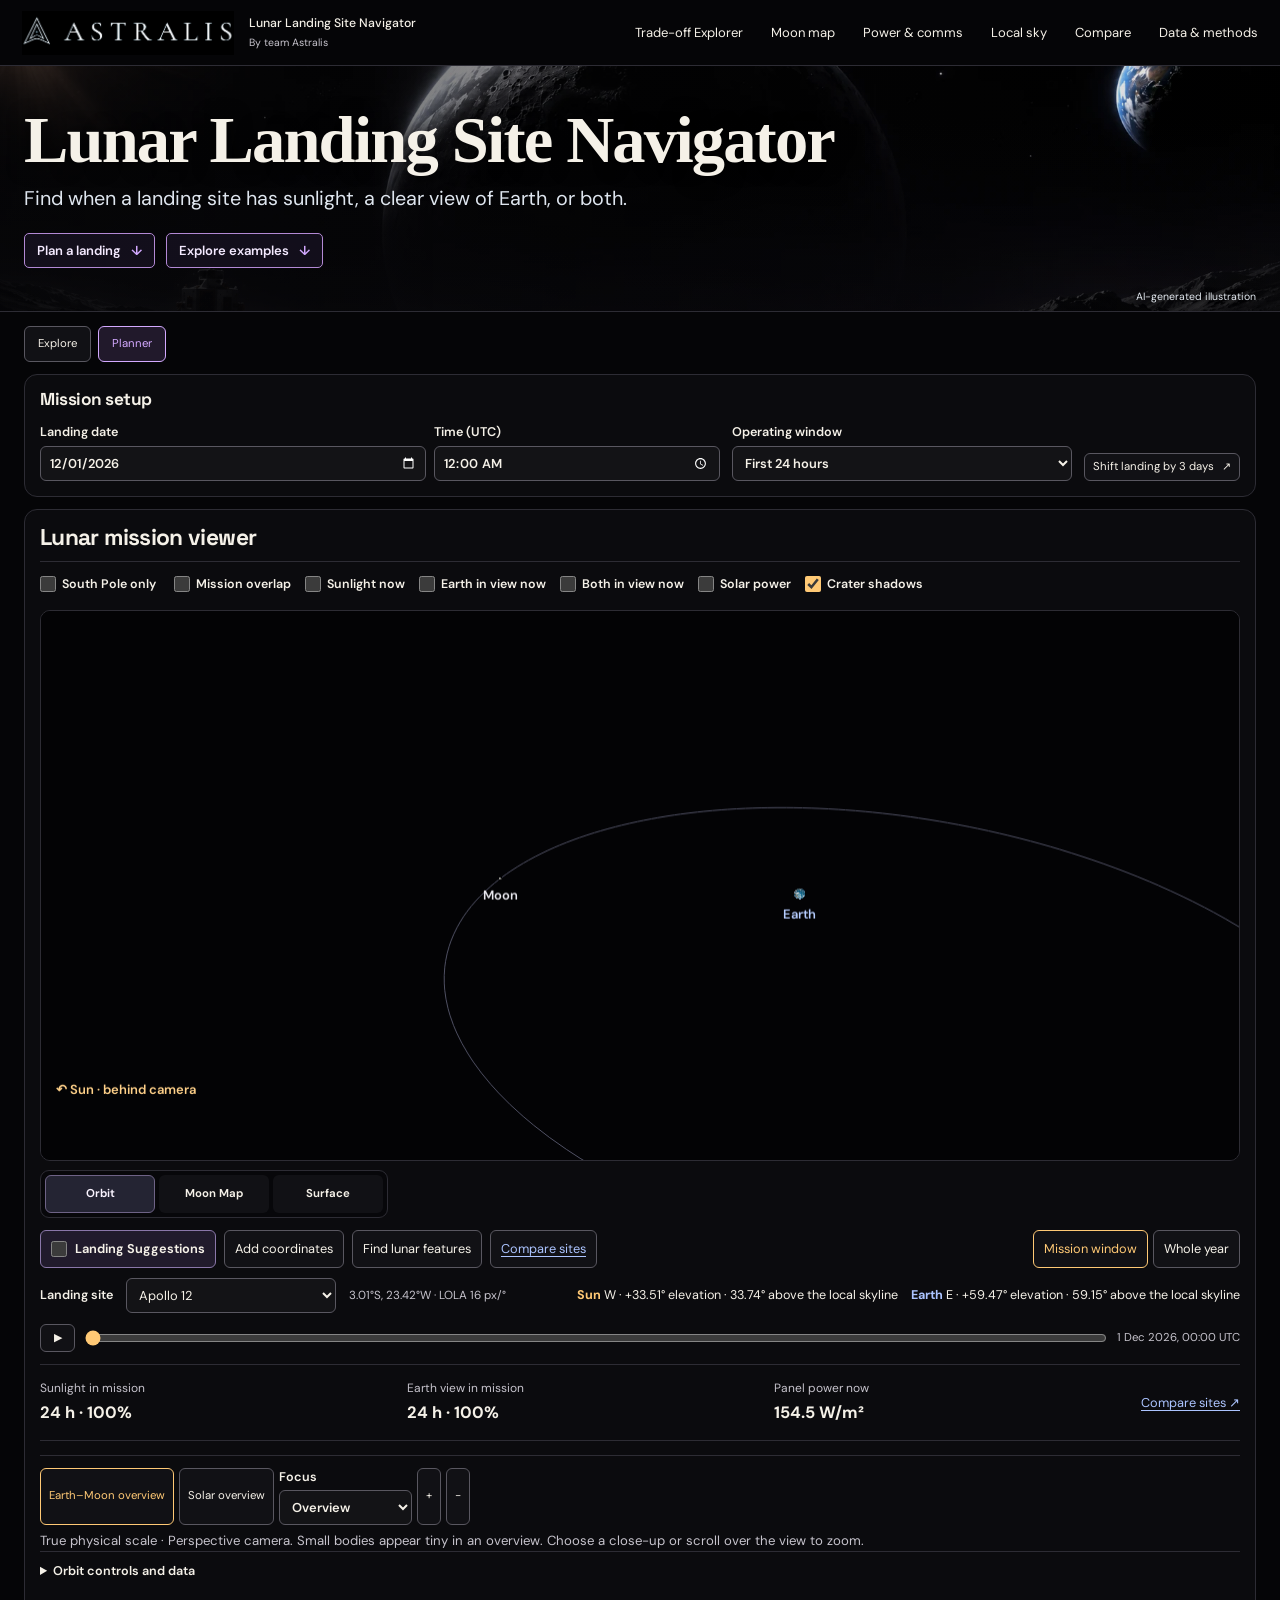
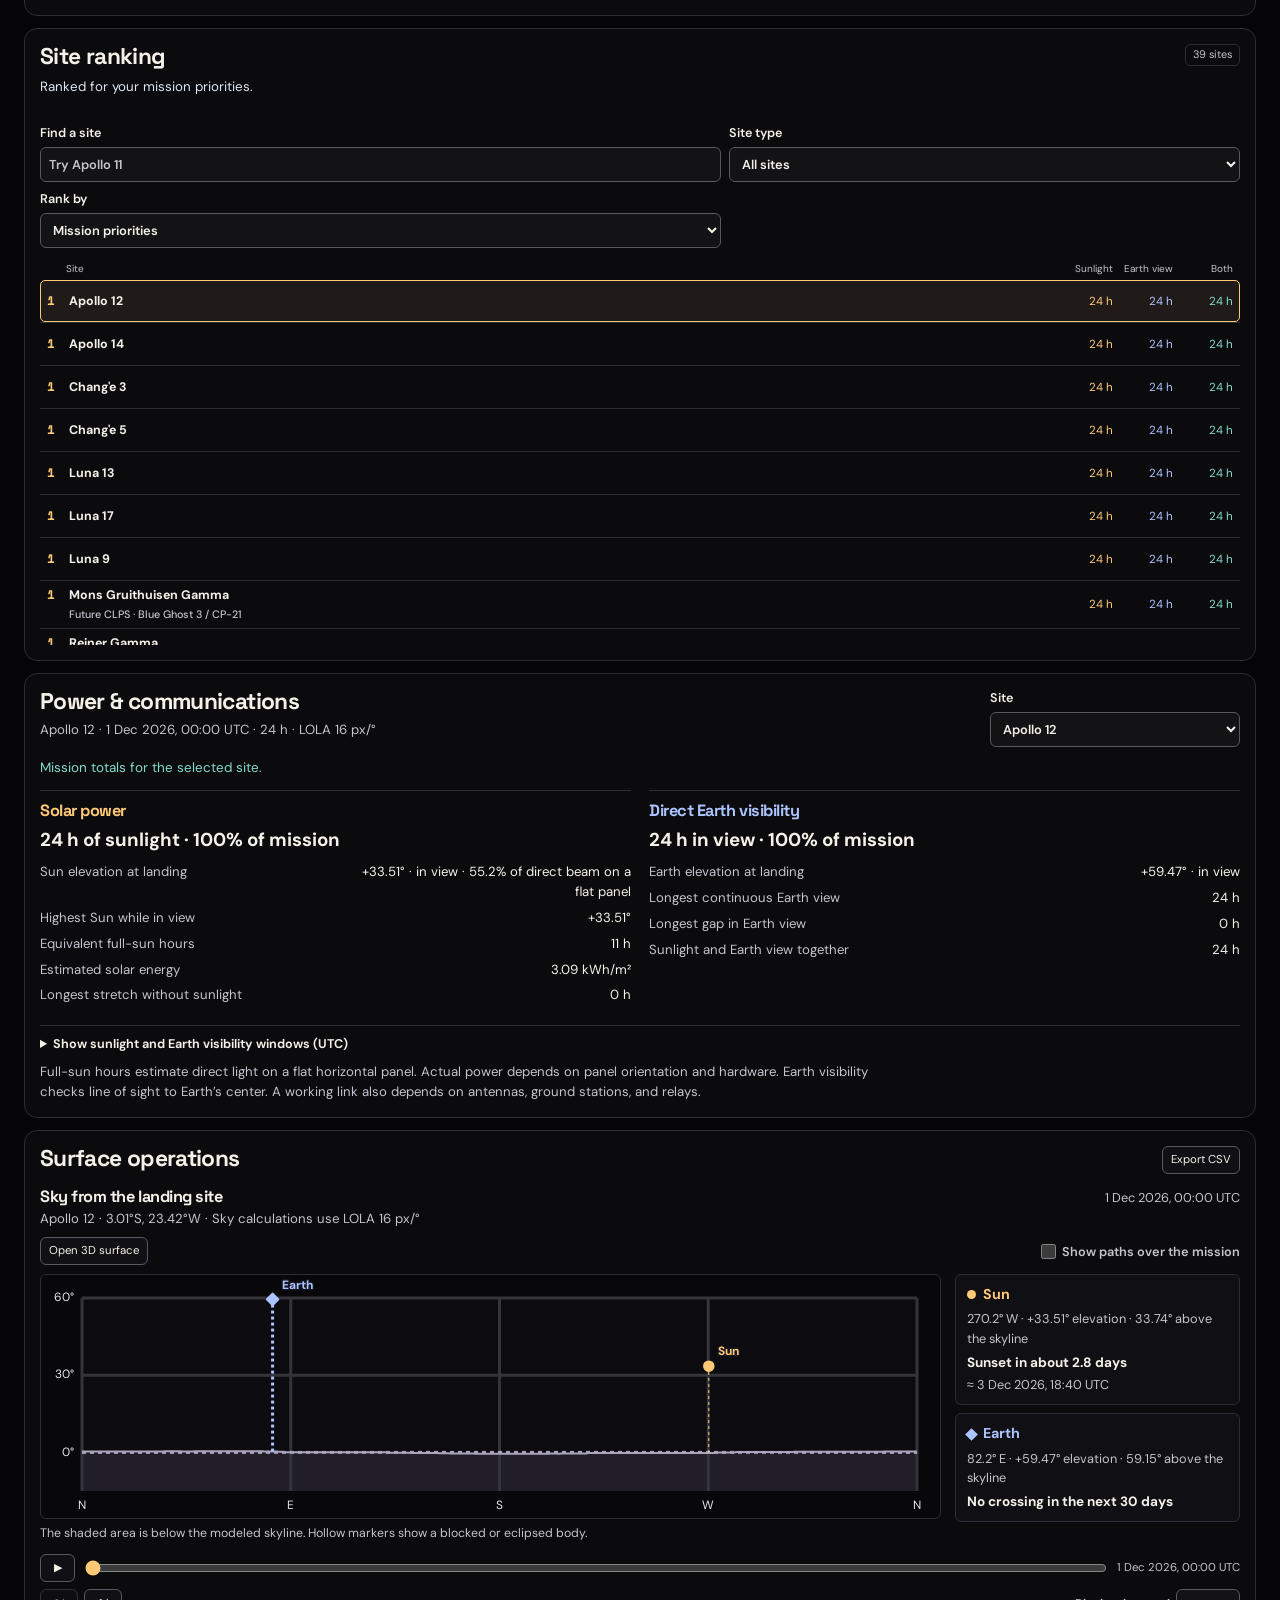
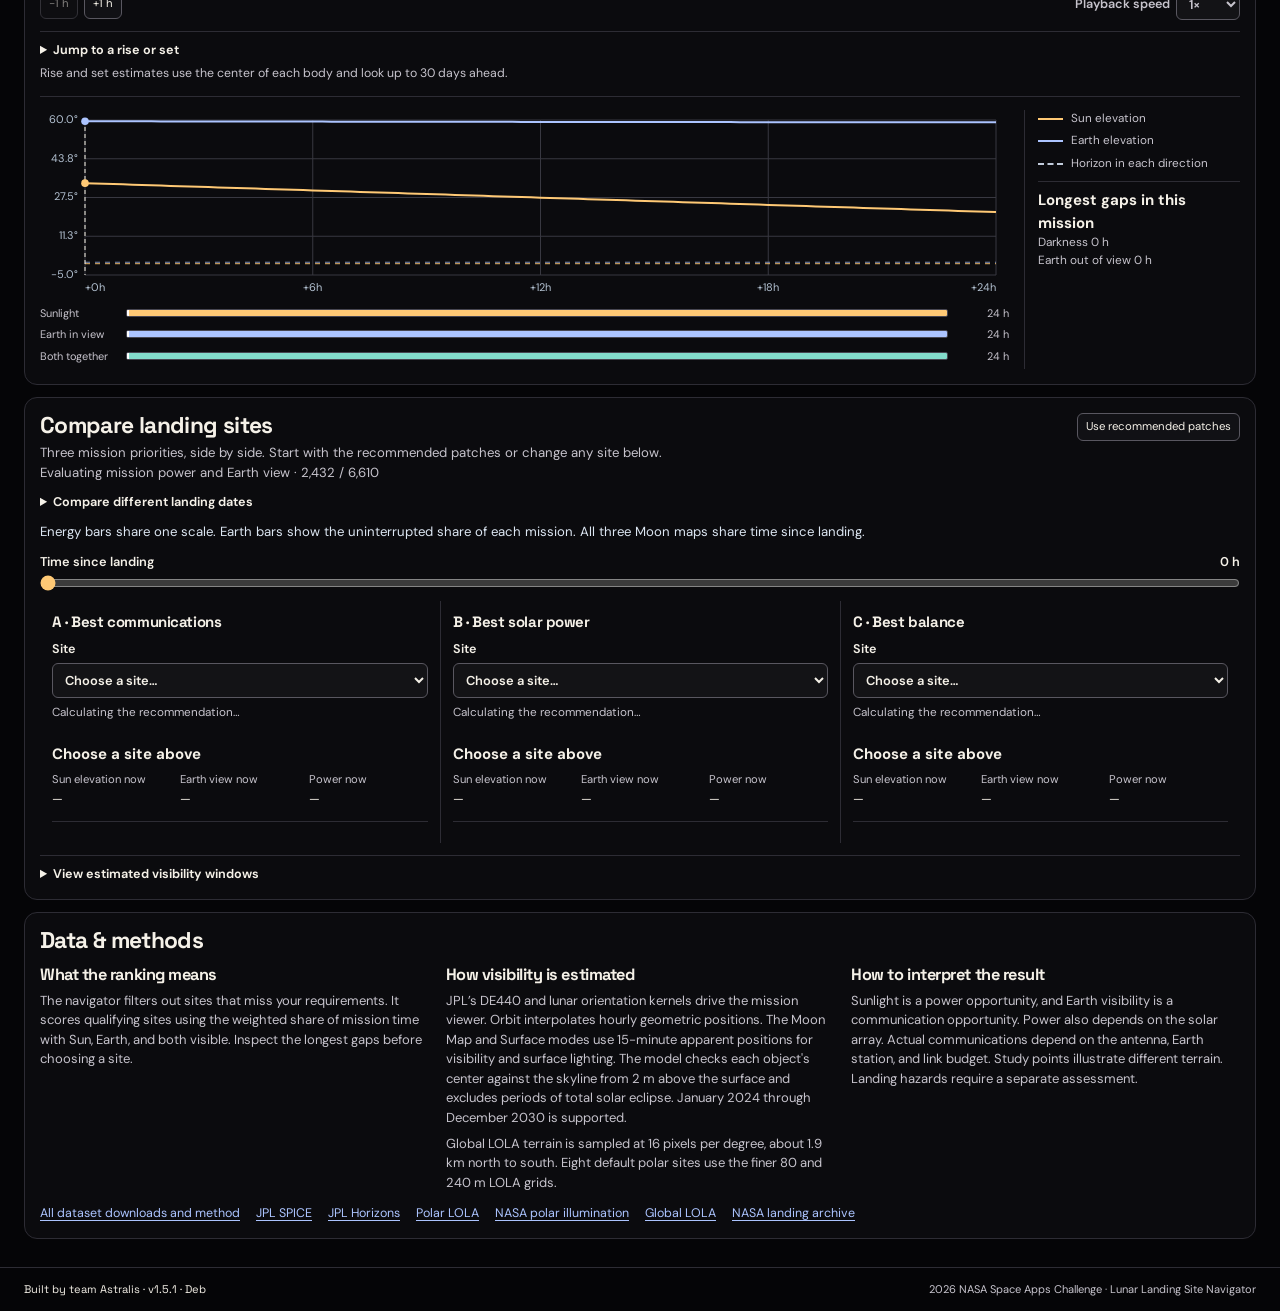
<file: index.html>
<!doctype html>
<html lang="en">
<head>
  <meta charset="utf-8">
  <meta name="viewport" content="width=device-width, initial-scale=1">
  <meta name="description" content="Compare lunar landing sites, dates, sunlight, and Earth visibility with NASA data.">
  <meta name="ai-disclosure" content="Application code and UI exploration used OpenAI Codex and ImageGen. Numerical inputs are attributed NASA and USGS products.">
  <meta name="theme-color" content="#050507">
  <meta name="author" content="Astralis">
  <link rel="icon" href="./assets/the-astralis-logo.png?v=team-wordmark-2">
  <title>Lunar Landing Site Navigator · Team Astralis</title>
  <link rel="stylesheet" href="./style.css?v=1.5.1">
  <link rel="stylesheet" href="./mission-visuals.css?v=1.5.1">
  <link rel="stylesheet" href="./explorer-embed.css">
  <script type="module" src="./app.mjs?v=1.5.1"></script>
</head>
<body>
  <a class="skip" href="#mission">Skip to mission setup</a>
  <header class="topbar">
    <a class="brand" href="./" aria-label="Lunar Landing Site Navigator home — by team Astralis">
      <span class="brand-mark"><img src="./assets/the-astralis-logo.png?v=team-wordmark-2" width="2172" height="724" alt="Astralis team logo"></span>
      <span class="brand-copy"><strong>Lunar Landing Site Navigator</strong><small>By team Astralis</small></span>
    </a>
    <nav aria-label="App navigation"><a href="./explore.html">Trade-off Explorer</a><a href="#space" data-viewer-link="map">Moon map</a><a href="#assessment">Power &amp; comms</a><a href="#local-sky">Local sky</a><a href="#compare">Compare</a><a href="#methods">Data &amp; methods</a></nav>
  </header>

  <main>
    <div class="hero">
      <div class="hero-inner">
        <h1>Lunar Landing Site Navigator</h1>
        <p>Find when a landing site has sunlight, a clear view of Earth, or both.</p>
        <a class="hero-action" href="#mission">Plan a landing <span aria-hidden="true">↓</span></a>
        <a class="hero-action hero-explore" href="#explore">Explore examples <span aria-hidden="true">↓</span></a>
      </div>
      <span class="hero-credit">AI-generated illustration</span>
    </div>

    <div class="workspace" id="workspace">
      <nav class="view-switch" aria-label="Experience mode">
        <a class="subtle" href="#explore" id="mode-explore">Explore</a>
        <a class="subtle" href="#mission" id="mode-planner" aria-current="page">Planner</a>
      </nav>
      <div id="boot-error" class="error" role="alert" hidden></div>
      <section class="panel explore" id="explore" aria-labelledby="explore-heading" hidden>
        <div class="explore-heading">
          <h2 id="explore-heading">What makes a good place to land?</h2>
          <p class="muted">Pick a question and compare the first day after landing using the same NASA data as the planner.</p>
        </div>
        <div class="explore-controls">
          <label for="explore-case">Try a scenario
            <select id="explore-case" disabled>
              <option value="delay">What changes if we land three days later?</option>
              <option value="far">Can the far side see Earth?</option>
              <option value="power">Does a full day of sunlight mean more power?</option>
            </select>
          </label>
          <button type="button" id="explore-open" class="subtle" disabled>Open this scenario in Planner</button>
        </div>
        <p id="explore-conclusion" class="explore-conclusion" role="status">Loading lunar data…</p>
        <div id="explore-results" class="explore-results"></div>
        <details class="explore-glossary">
          <summary>What do these terms mean?</summary>
          <dl>
            <dt>Sunlight</dt><dd>Time the Sun is above the local terrain and there is no total eclipse. A low Sun can still give a flat solar panel very little light.</dd>
            <dt>Earth in view</dt><dd>Time the center of Earth is above the terrain. An actual radio link also needs antennas and a receiving station. A satellite can relay messages from the far side.</dd>
            <dt>Both together</dt><dd>Time when the Sun and Earth are in view at the same moment. This can help a mission schedule solar-powered work that needs direct contact.</dd>
            <dt>Local skyline</dt><dd>The outline of hills and crater rims from the landing site. A nearby ridge can hide the Sun even when it is above the Moon’s flat reference horizon.</dd>
          </dl>
        </details>
      </section>
      <div class="primary-grid">
        <section class="panel setup" id="mission" aria-labelledby="setup-heading">
          <h2 id="setup-heading">Mission setup</h2>
          <form id="mission-form" novalidate>
            <div class="dates">
              <label>Landing date <input id="landing-date" type="date" required value="2026-12-01"></label>
              <label>Time (UTC) <input id="landing-time" type="time" required value="00:00"></label>
            </div>
            <label>Operating window
              <select id="duration" aria-describedby="mission-year-dates">
                <option value="24" selected>First 24 hours</option><option value="72">First 3 days</option>
                <option value="168">First 7 days</option><option value="336">First 14 days</option>
                <option value="708">One lunar day (~29.5 Earth days)</option><option value="720">First 30 days</option>
                <option value="year">Full year (365 or 366 days)</option>
              </select>
            </label>
            <p class="muted" id="mission-year-dates" hidden></p>
            <fieldset class="priorities" hidden>
              <legend>What matters most?</legend>
              <div class="presets" id="presets" aria-label="Priority presets">
                <button type="button" data-preset="sun" aria-pressed="false">More sunlight</button>
                <button type="button" data-preset="earth" aria-pressed="false">More time to contact Earth</button>
                <button type="button" data-preset="overlap" aria-pressed="true">Both at the same time</button>
                <button type="button" data-preset="balanced" aria-pressed="false">Balanced</button>
              </div>
            </fieldset>
            <details class="limits" hidden>
              <summary>Advanced settings</summary>
              <label>Horizon model
              <select id="model"><option value="terrain" selected>Terrain horizon · LOLA</option><option value="reference">0° reference plane</option></select>
              </label>
              <div class="weight weight-sun"><label for="sun-weight">Sunlight</label><input id="sun-weight" type="range" min="0" max="100" step="5" value="0"><output for="sun-weight"></output></div>
              <div class="weight weight-earth"><label for="earth-weight">Earth view</label><input id="earth-weight" type="range" min="0" max="100" step="5" value="0"><output for="earth-weight"></output></div>
              <div class="weight weight-overlap"><label for="overlap-weight">Both</label><input id="overlap-weight" type="range" min="0" max="100" step="5" value="100"><output for="overlap-weight"></output></div>
              <p>Sites must meet these limits to qualify.</p>
              <div class="limit-grid">
                <label>Min sunlight (h)<input id="min-sun" type="number" min="0" max="8784" step="any" value="0"></label>
                <label>Min Earth view (h)<input id="min-earth" type="number" min="0" max="8784" step="any" value="0"></label>
                <label>Min overlap (h)<input id="min-overlap" type="number" min="0" max="8784" step="any" value="0"></label>
                <label>Max darkness (h)<input id="max-dark" type="number" min="0" max="8784" step="any" placeholder="Unlimited"></label>
                <label>Max Earth visibility gap (h)<input id="max-earth-gap" type="number" min="0" max="8784" step="any" placeholder="Unlimited"></label>
              </div>
            </details>
            <p id="input-error" class="error" role="alert" hidden></p>
            <button id="offset" class="subtle delay" type="button">Shift landing by 3 days <span aria-hidden="true">↗</span></button>
          </form>
        </section>

        <section class="panel space-panel" id="space" aria-labelledby="space-heading" data-viewer-mode="orbit">
          <div class="panel-heading space-heading">
            <h2 id="space-heading" tabindex="-1">Lunar mission viewer</h2>
          </div>
          <div class="viewer-layer-controls" id="viewer-layer-controls" role="group" aria-label="Moon map layers">
            <label class="map-scope"><input id="mission-heat-south" type="checkbox" disabled> South Pole only <span class="muted" id="map-scope" hidden>84°S–90°S</span></label>
            <fieldset class="map-filters" id="coverage-filters">
              <legend class="sr-only">Map layers</legend>
              <label><input id="layer-overlap" type="checkbox" disabled> Mission overlap</label>
              <label><input id="layer-sun" type="checkbox" disabled> Sunlight now</label>
              <label><input id="layer-earth" type="checkbox" disabled> Earth in view now</label>
              <label><input id="layer-both" type="checkbox" disabled> Both in view now</label>
              <label><input id="layer-power" type="checkbox" disabled> Solar power</label>
              <label title="Use measured terrain to calculate shadows and line of sight"><input id="layer-shadows" type="checkbox" disabled checked> Crater shadows</label>
            </fieldset>
          </div>
          <div class="viewer-stage" id="viewer-stage">
            <canvas id="orbit-labels" aria-hidden="true"></canvas>
            <div class="viewer-layer" id="viewer-orbit" aria-label="Orbital view">
              <canvas id="space-canvas" role="img" aria-label="Rotatable 3D projection of the Sun, Earth and Moon" aria-describedby="space-scale space-caption"></canvas>
            </div>
              <div id="globe-stage" class="globe-stage" inert>
                <canvas id="globe-canvas" aria-label="Rotatable 3D Moon with the Sun and Earth at the selected time. Drag to rotate or use the map buttons." aria-describedby="globe-pole-note map-system-note" role="img"></canvas>
                <canvas id="globe-features" aria-hidden="true" hidden></canvas>
                <div id="globe-markers"></div>
                <span id="globe-pole-marker" hidden>South Pole · 90°S</span>
                <div class="globe-directions" aria-label="Directions from the Moon at the viewer time">
                  <span id="globe-sun-marker" class="globe-direction" hidden></span>
                  <span id="globe-earth-marker" class="globe-direction" hidden></span>
                </div>
              </div>
            <div class="viewer-layer" id="viewer-map" aria-label="Lunar map views" inert aria-hidden="true">
              <div class="polar-map" id="polar-map" hidden>
                <img id="relief" src="./data/polar-relief.webp" alt="Shaded elevation of the lunar south pole from NASA's LOLA data">
                <svg id="graticule" viewBox="0 0 600 600" preserveAspectRatio="none" aria-hidden="true"></svg>
                <div id="pins" class="pins"></div>
                <span class="map-pole">90°S</span>
                <div class="map-scale"><i></i>100 km at pole</div>
              </div>
              <figure class="coverage-figure" id="viewer-coverage" hidden>
                <canvas id="coverage-canvas" role="img" aria-label="Whole-Moon map of sunlight and a direct view of Earth. West is left and east is right." aria-describedby="coverage-notes coverage-summary"></canvas>
                <div class="coverage-axis" aria-hidden="true"><span>180°W</span><span>90°W</span><span>0°</span><span>90°E</span><span>180°E</span></div>
              </figure>
            </div>
            <div class="viewer-layer" id="viewer-surface" aria-label="Lunar surface view" inert aria-hidden="true">
              <div class="surface-stage">
                  <canvas id="surface-sky" aria-hidden="true"></canvas>
                  <canvas id="surface-canvas" tabindex="0" role="img" aria-label="First-person view of measured lunar terrain at the selected site" aria-describedby="surface-walk-help surface-caption surface-angles surface-light sky-sun-position sky-earth-position"></canvas>
                  <canvas id="surface-labels" aria-hidden="true"></canvas>
                  <span class="surface-ai-credit">AI-generated visual texture</span>
                  <span id="surface-heading" aria-label="Camera bearing"></span>
                  <div class="surface-guides" id="surface-guides" aria-label="Off-screen objects">
                    <button type="button" class="subtle" id="surface-guide-sun" hidden></button>
                    <button type="button" class="subtle" id="surface-guide-earth" hidden></button>
                  </div>
                </div>
              <div class="viewer-loading">
                <p class="muted" id="surface-status" role="status"></p>
                <button type="button" class="subtle" id="surface-retry" hidden>Reload terrain</button>
              </div>
            </div>
          </div>
          <p id="viewer-flight-status" class="muted" role="status" hidden></p>
          <div class="viewer-tabs" role="group" aria-label="Lunar mission viewer modes">
            <button type="button" class="subtle" data-viewer="orbit" aria-controls="viewer-orbit" aria-pressed="true">Orbit</button>
            <button type="button" class="subtle" data-viewer="map" aria-controls="viewer-map" aria-pressed="false">Moon Map</button>
            <button type="button" class="subtle" data-viewer="surface" aria-controls="viewer-surface" aria-pressed="false">Surface</button>
          </div>
          <nav class="mission-tools" aria-label="Mission planning tools">
            <label id="landing-suggestions-toggle"><input id="layer-landing-suggestions" type="checkbox" aria-controls="landing-suggestions" disabled> Landing Suggestions</label>
            <button type="button" class="subtle" data-map-tool="custom-coordinates" disabled>Add coordinates</button>
            <button type="button" class="subtle" data-map-tool="named-features" disabled>Find lunar features</button>
            <a class="subtle" href="#compare-heading">Compare sites</a>
            <div class="space-date-controls" id="space-timescale" hidden>
              <div class="map-view" role="group" aria-label="3D timescale">
                <button type="button" class="subtle" id="space-mission-mode" aria-pressed="true">Mission window</button>
                <button type="button" class="subtle" id="space-year-mode" aria-pressed="false">Whole year</button>
              </div>
            </div>
          </nav>
          <p id="space-error" class="error" role="status" hidden></p>
          <p id="space-status" class="muted" role="status">Loading 3D positions…</p>
          <div id="space-content" hidden>
            <div id="space-year-controls" hidden>
              <label>Year <select id="space-year"></select></label>
              <label>Jump to month <select id="space-month"></select></label>
              <label>Playback speed <select id="space-year-speed"><option value="15">15 days/sec</option><option value="5" selected>5 days/sec</option><option value="1">1 day/sec</option></select></label>
            </div>
            <div class="viewer-site">
              <div class="space-readout">
                <label for="space-site">Landing site</label>
                <select id="space-site" disabled></select>
                <p id="space-caption" class="muted"></p>
                <p class="space-sun"><strong>Sun</strong> <span id="space-sun"></span></p>
                <p class="space-earth"><strong>Earth</strong> <span id="space-earth"></span></p>
              </div>
            </div>
            <div class="scrub space-scrub">
              <button type="button" class="subtle" id="space-play" aria-label="Play mission viewer timeline" disabled>▶</button>
              <label class="sr-only" id="space-time-label" for="space-time">3D view mission time</label>
              <input id="space-time" type="range" min="0" max="24" step=".25" value="0" disabled>
              <div id="space-month-scale" class="space-month-scale" aria-hidden="true" hidden></div>
              <output id="space-clock" for="space-time"></output>
            </div>
            <p id="space-year-note" class="muted globe-help" hidden>All three views use this yearly preview time. Mission totals still use your selected landing date and duration.</p>
          </div>
          <div class="viewer-metrics" id="viewer-metrics" aria-label="Selected site mission summary">
            <div><span>Sunlight in mission</span><strong id="viewer-sun-hours"></strong></div>
            <div><span>Earth view in mission</span><strong id="viewer-earth-hours"></strong></div>
            <div><span>Panel power now</span><strong id="viewer-power" title="Estimated electrical output per square meter of horizontal panel at 20% efficiency"></strong></div>
            <a href="#compare-heading">Compare sites ↗</a>
          </div>
          <div class="viewer-events" id="viewer-events" hidden>
            <p id="viewer-sun-event"></p><p id="viewer-earth-event"></p>
          </div>
          <div id="viewer-orbit-controls" class="viewer-orbit-controls">
                <div class="map-view" aria-label="Reference point">
              <button type="button" id="space-earth-view" class="subtle" value="earth" aria-pressed="true" disabled>Earth–Moon overview</button>
              <button type="button" id="space-sun-view" class="subtle" value="sun" aria-pressed="false" disabled>Solar overview</button>
              <label>Focus <select id="space-focus"><option value="">Overview</option><option value="earth">Earth close-up</option><option value="moon">Moon close-up</option><option value="sun">Sun close-up</option></select></label>
              <button type="button" id="space-zoom-in" class="subtle" aria-label="Zoom orbital camera in" disabled>+</button>
              <button type="button" id="space-zoom-out" class="subtle" aria-label="Zoom orbital camera out" disabled>−</button>
            </div>
                <p id="space-geometry-note" class="muted" role="status"></p>
                <p id="space-scale" class="muted">True physical scale · Perspective camera. Small bodies appear tiny in an overview. Choose a close-up or scroll over the view to zoom.</p>
                <details class="viewer-options"><summary>Orbit controls and data</summary>
                <div class="orbit-layers" role="group" aria-label="Orbit diagram layers">
                  <label><input type="checkbox" id="space-year-path"> <span id="space-year-label">Sun’s annual path</span></label>
                  <label><input type="checkbox" id="space-moon-path" checked> Moon’s orbit</label>
                  <label><input type="checkbox" id="space-links"> Body links</label>
                </div>
                <div class="globe-controls" aria-label="Rotate the view">
                  <button type="button" class="subtle" id="space-left" aria-label="Rotate view left" disabled>←</button>
                  <button type="button" class="subtle" id="space-right" aria-label="Rotate view right" disabled>→</button>
                  <button type="button" class="subtle" id="space-up" aria-label="Tilt view up" disabled>↑</button>
                  <button type="button" class="subtle" id="space-down" aria-label="Tilt view down" disabled>↓</button>
                  <button type="button" class="subtle" id="space-reset" disabled>Reset view</button>
                </div>
                <dl class="space-distance muted">
                  <dt>Earth to Moon</dt><dd id="space-lunar-km"></dd>
                  <dt>Earth to Sun</dt><dd id="space-solar-km"></dd>
                </dl>
                <p class="muted space-marker">The mint dot marks the selected landing site when it faces the camera.</p>
                <p class="muted globe-help"><a href="https://svs.gsfc.nasa.gov/3615/">Earth imagery · NASA Blue Marble</a> · <a href="https://svs.gsfc.nasa.gov/4720/">Moon imagery · NASA LROC</a> · <a href="https://svs.gsfc.nasa.gov/4551/">Sun imagery · NASA SDO</a></p>
                <p class="muted globe-help">All bodies use physical radii and JPL distances on one scale. Apparent size depends on distance from the camera; nearer bodies block farther ones. Earth’s clouds and the Sun’s disk are archival imagery. Solar colors and glow are adjusted for display.</p>
                </details>
              </div>
          <section class="map-panel" id="viewer-map-controls" hidden aria-labelledby="map-heading">
            <div class="panel-heading"><h2 id="map-heading">Lunar sites</h2>
              <div class="map-view" role="group" aria-label="Map view"><button type="button" class="subtle" id="show-globe" aria-pressed="true">3D Moon</button><button type="button" class="subtle" id="show-map" aria-pressed="false">Polar map</button><button type="button" class="subtle" id="show-coverage" aria-pressed="false">Visibility map</button></div>
            </div>
            <details class="viewer-options" id="viewer-analysis" open>
              <summary>Layer details and legends <span>Visibility, power and crater shadows</span></summary>
            <div class="coverage-toolbar" id="coverage-toolbar">
              <label id="mission-heat-period-label" hidden>Heat map period
                <select id="mission-heat-period"></select>
              </label>
              <label id="map-color-metric-label" hidden>Color by
                <select id="map-color-metric"><option value="overlap">Mission overlap hours</option><option value="power">Solar power now</option></select>
              </label>
              <time id="coverage-clock" class="muted" hidden></time>
            </div>
            <p id="coverage-intersection-note" class="muted mission-heat-key" hidden></p>
            <p class="muted" id="mission-heat-models" hidden></p>
            <p class="muted mission-heat-key" id="terrain-shadow-status" role="status" hidden></p>
            <p id="mission-heat-detail-status" class="muted mission-heat-key" role="status" hidden></p>
            <div id="mission-heat-details" hidden>
              <p id="mission-heat-status" class="muted" role="status"></p>
              <div id="mission-heat-results" hidden>
                <div class="mission-heat-scale" id="mission-heat-scale" role="group" aria-label="Simultaneous visibility in hours" aria-describedby="mission-heat-scale-note">
                  <div aria-hidden="true"></div>
                  <span>0 h · No overlap</span><span id="mission-heat-mid"></span><span id="mission-heat-max"></span>
                </div>
                <p class="muted mission-heat-key" id="mission-heat-scale-note"></p>
                <p id="mission-heat-best"></p>
                <p id="mission-heat-site"></p>
                <div id="mission-heat-site-details">
                  <p class="muted" id="mission-heat-reference"></p>
                  <div id="mission-heat-track"></div>
                  <p class="muted mission-heat-key">The strip shows overlap in gold and gaps with hatching.</p>
                  <details id="mission-heat-windows"><summary>Overlap and gap times (UTC)</summary><div id="mission-heat-window-list"></div></details>
                </div>
              </div>
            </div>
            <div id="coverage-details" hidden>
              <ul class="coverage-legend" id="coverage-legend" aria-label="Map legend"></ul>
              <p class="muted" id="coverage-notes">Colors use a smooth lunar horizon. The selected-site readout uses your chosen horizon model.</p>
              <p class="muted" id="coverage-summary"></p>
              <div id="power-details" hidden>
                <div class="power-scale" id="power-scale" role="group" aria-label="Estimated electrical power per square meter">
                  <div id="power-gradient" aria-hidden="true"></div>
                  <span>0 W/m²</span><span id="power-scale-mid"></span><span id="power-scale-max"></span>
                </div>
                <p class="muted" id="power-scale-note" hidden></p>
                <p class="power-site"><strong id="power-output"></strong><span id="power-site-angle"></span></p>
                <p class="muted" id="power-notes">Estimated electrical output for a flat panel at 20% efficiency. Map colors use a smooth lunar horizon. Sites use the chosen horizon model. Total eclipses give zero output.</p>
              </div>
              <p class="muted" id="coverage-overhead"></p>
            </div>
            </details>
            <details id="named-features" class="named-features">
              <summary>Explore named lunar features</summary>
              <div class="feature-tools">
                <label>Search the lunar gazetteer<input type="search" id="feature-search" placeholder="Try Tycho or Mare Imbrium" disabled></label>
                <label class="feature-toggle"><input type="checkbox" id="feature-layer" checked> Show labels on the globe</label>
              </div>
              <p class="muted" id="feature-status" role="status"></p>
              <button class="subtle" type="button" id="feature-retry" hidden>Reload feature catalog</button>
              <ul id="feature-results" aria-label="Matching named features"></ul>
              <div id="feature-detail" class="map-site" hidden>
                <h3 id="feature-name"></h3><p id="feature-location" class="muted"></p>
                <a id="feature-source" class="muted">Gazetteer entry</a>
              </div>
              <button class="subtle" type="button" id="feature-evaluate" hidden>Evaluate this coordinate</button>
            </details>
            <p class="error" id="globe-error" hidden></p>
            <div id="globe-view">
              <div class="globe-controls" aria-label="3D Moon controls">
                <button type="button" class="subtle" id="globe-left" aria-label="Rotate Moon west">←</button>
                <button type="button" class="subtle" id="globe-right" aria-label="Rotate Moon east">→</button>
                <button type="button" class="subtle" id="globe-north" aria-label="Rotate Moon toward north">↑</button>
                <button type="button" class="subtle" id="globe-south" aria-label="Rotate Moon toward south">↓</button>
                <button type="button" class="subtle" id="globe-zoom-in" aria-label="Zoom in">+</button>
                <button type="button" class="subtle" id="globe-zoom-out" aria-label="Zoom out">−</button>
                <button type="button" class="subtle" id="globe-focus">Center on site</button>
                <button type="button" class="subtle" id="globe-reset">Near side</button>
                <button type="button" class="subtle" id="globe-far">Far side</button>
                <button type="button" class="subtle" id="globe-pole">South pole</button>
              </div>
              <p class="muted globe-help" id="globe-pole-note"><i aria-hidden="true"></i> <strong>84°S search boundary</strong>. The ring marks the northern edge of the six-degree search area. The geographic South Pole is at 90°S. <a href="https://www.nasa.gov/podcasts/houston-we-have-a-podcast/moon-geology/">NASA’s exploration-zone definition</a> · <a href="https://www.nasa.gov/news-release/nasa-provides-update-on-artemis-iii-moon-landing-regions/">NASA’s 2024 candidate-region map</a></p>
              <p class="muted globe-help">Drag to rotate. Pinch or use + and − to zoom. Select a marker, or click the surface to evaluate a new spot. <a href="https://svs.gsfc.nasa.gov/4720/">NASA LROC imagery</a></p>
              <p class="muted globe-help">The Sun and Earth share Orbit’s date and physical scale. Rotate the Moon to look around the system. Bodies outside the camera view have direction labels; the Moon blocks bodies behind it.</p>
              <p class="muted globe-help" id="map-system-note"></p>
            </div>
            <div id="polar-view" hidden>
            </div>
            <section id="coverage-view" aria-label="Whole-Moon visibility" hidden>
            </section>
            <div class="map-caption" id="site-map-legend"><span><i class="legend-dot"></i>Selected site</span><span><i class="legend-dot historical"></i>Historic landing</span><span><i class="legend-dot feature"></i>Study point or target region</span></div>
            <div class="map-site" aria-live="polite">
              <h3 id="map-site-name"></h3>
              <p class="muted" id="map-site-detail"></p>
              <a id="map-site-source" class="muted" hidden>Coordinate source</a>
              <div class="map-compare-actions">
                <button type="button" class="subtle" id="pick-compare-a" disabled>Use as Site A</button>
                <button type="button" class="subtle" id="pick-compare-b" disabled>Use as Site B</button>
                <button type="button" class="subtle" id="pick-compare-c" disabled>Use as Site C</button>
                <a href="#compare-heading">View comparison</a>
              </div>
              <p id="map-compare-pair" class="muted" role="status"></p>
              <button type="button" id="remove-custom" class="subtle" hidden>Remove selected point</button>
            </div>
            <p class="muted" id="coordinate-status" role="status"></p>
            <p class="error" id="coordinate-error" role="alert" hidden></p>
            <details class="custom" id="custom-coordinates">
              <summary>Add a coordinate</summary>
              <form id="coordinates" novalidate>
                <div class="limit-grid">
                  <label>Latitude (°)<input id="latitude" type="number" min="-90" max="90" step="any" placeholder="-85.3" required></label>
                  <label>East longitude (°)<input id="longitude" type="number" min="-180" max="360" step="any" placeholder="24.5" required></label>
                </div>
                <button type="submit" class="subtle">Add &amp; evaluate</button>
              </form>
            </details>
          </section>
          <div id="surface-view" hidden>
              <div id="surface-scene" hidden>
                <div class="surface-primary-controls">
                  <button type="button" class="subtle" id="surface-primary-sun">Find Sun</button>
                  <button type="button" class="subtle" id="surface-primary-earth">Find Earth</button>
                  <label class="sky-path-toggle" title="Show Sun and Earth labels, paths across the local sky, camera bearing, and off-screen direction arrows"><input type="checkbox" id="surface-paths" aria-controls="surface-labels surface-heading surface-guides"> Sun &amp; Earth guides</label>
                  <span class="muted">Drag to look around · W A S D to walk</span>
                </div>
                <details class="viewer-options" id="surface-options"><summary>Camera, walking and terrain details</summary>
                <div class="globe-controls" role="group" aria-label="Look around the landing site">
                  <button type="button" class="subtle" id="surface-left" aria-label="Look left">←</button>
                  <button type="button" class="subtle" id="surface-right" aria-label="Look right">→</button>
                  <button type="button" class="subtle" id="surface-up" aria-label="Look up">↑</button>
                  <button type="button" class="subtle" id="surface-down" aria-label="Look down">↓</button>
                  <button type="button" class="subtle" id="surface-sun">Find Sun</button>
                  <button type="button" class="subtle" id="surface-earth">Find Earth</button>
                  <button type="button" class="subtle" id="surface-north">Face north</button>
                  <label class="surface-crater" hidden>Look toward <select id="surface-crater"><option value="">Nearby crater</option></select></label>
                  <label class="surface-zoom">Style <select id="surface-style"><option value="illustrated">Illustrated</option><option value="natural">Natural</option></select></label>
                  <label class="surface-zoom">Zoom <select id="surface-zoom"><option value="1">1×</option><option value="3">3×</option><option value="6">6×</option></select></label>
                  <label class="surface-zoom">View height <select id="surface-height"><option value="2">2 m · eye level</option><option value="30">30 m</option><option value="100">100 m · survey</option></select></label>
                  <label class="sky-path-toggle"><input type="checkbox" id="surface-softness" checked aria-describedby="surface-focus-help"> Distant softness</label>
                </div>
                <div class="globe-controls surface-walk" role="group" aria-label="Move around the landing site">
                  <button type="button" class="subtle" id="surface-walk-forward" aria-label="Walk forward 10 meters">Forward</button>
                  <button type="button" class="subtle" id="surface-walk-backward" aria-label="Walk backward 10 meters">Back</button>
                  <button type="button" class="subtle" id="surface-walk-left">Step left</button>
                  <button type="button" class="subtle" id="surface-walk-right">Step right</button>
                  <button type="button" class="subtle" id="surface-walk-reset">Return to landing point</button>
                  <output id="surface-walk-offset" class="muted" aria-live="off">At landing point</output>
                </div>
                <p id="surface-walk-help" class="muted">Drag to look around. Press W, A, S, D while the view has focus to walk. Visibility readouts use the landing point.</p>
                <p id="surface-focus-help" class="muted">Distant softness gently blurs far terrain while keeping nearby ground and the sky sharp. Camera effect only; terrain heights and calculations stay unchanged.</p>
                <p class="muted" id="surface-landmark" hidden></p>
                <p class="muted" id="surface-caption"></p>
                <p class="muted" id="surface-angles"></p>
                <p class="muted" id="surface-light"></p>
                <p class="muted surface-credit">AI-generated dust texture · procedural illustrative rocks; measured elevations are separate.</p>
                <p class="muted surface-credit"><a id="surface-terrain-source" href="https://svs.gsfc.nasa.gov/4720/">Surface imagery · NASA LROC / LOLA</a></p>
                <p class="muted surface-credit"><a href="https://svs.gsfc.nasa.gov/3615/">Earth imagery · NASA Blue Marble</a> <span>· satellite mosaic with estimated rotation and lighting for the selected UTC time</span></p>
                </details>
              </div>
            </div>
        </section>

        <section class="panel" id="landing-suggestions" aria-labelledby="landing-suggestions-heading" hidden>
          <h2 id="landing-suggestions-heading" tabindex="-1">Landing Suggestions</h2>
          <p id="landing-suggestions-window" class="muted"></p>
          <fieldset id="landing-scenarios" class="landing-scenarios" aria-describedby="landing-scenario-rule">
            <legend>Rank patches by</legend>
            <label>
              <input type="radio" name="landing-scenario" value="earth" aria-labelledby="landing-earth-label" aria-describedby="landing-earth-winner">
              <span class="landing-scenario-text"><strong id="landing-earth-label">Best communications</strong><span id="landing-earth-winner" class="landing-scenario-winner"></span></span>
            </label>
            <label>
              <input type="radio" name="landing-scenario" value="solar" aria-labelledby="landing-solar-label" aria-describedby="landing-solar-winner">
              <span class="landing-scenario-text"><strong id="landing-solar-label">Best solar power</strong><span id="landing-solar-winner" class="landing-scenario-winner"></span></span>
            </label>
            <label>
              <input type="radio" name="landing-scenario" value="balanced" checked aria-labelledby="landing-balanced-label" aria-describedby="landing-balanced-winner">
              <span class="landing-scenario-text"><strong id="landing-balanced-label">Best balance</strong><span id="landing-balanced-winner" class="landing-scenario-winner"></span></span>
            </label>
          </fieldset>
          <div id="landing-solar-requirement" class="limit-grid" hidden>
            <label>Required window<select id="landing-window-body"><option value="earth">Earth view</option><option value="sun">Sunlight</option></select></label>
            <label>Minimum uninterrupted share (%)<input id="landing-window-share" type="number" min="0" max="100" step="1" value="0"></label>
          </div>
          <p id="landing-scenario-rule" class="landing-rule muted"></p>
          <label class="landing-slope">Maximum slope (°)<input id="landing-max-slope" type="number" min=".1" max="45" step=".1" value="10" aria-describedby="landing-slope-reference" required></label>
          <p id="landing-slope-reference" class="landing-rule muted">The reference threshold is <strong>under 10° across 100 m</strong>. <a href="https://ntrs.nasa.gov/api/citations/20250009323/downloads/ArtemisOverview2025IntSPAPPSChallenge.pdf">NASA Artemis study</a></p>
          <p id="landing-suggestions-status" role="status"></p>
          <ol id="landing-suggestions-list"></ol>
          <details id="landing-more" hidden>
            <summary>More patches and visual trade-offs</summary>
            <div id="landing-tradeoff"></div>
            <ol id="landing-more-list" start="4"></ol>
          </details>
          <details>
            <summary>Search coverage and ranking</summary>
          <p id="landing-rank-note" class="landing-rule muted" hidden>Ranks are among all sampled patches. A dash means the patch misses that scenario.</p>
            <p>One flat 100 m patch sampled per 4 km square across 84°S–90°S, using <a href="https://pgda.gsfc.nasa.gov/products/90">NASA LOLA slope and roughness</a>. This is a terrain screen. Smaller hazards can fall below the data resolution.</p>
            <p>Ranking uses precomputed terrain. Opening a patch lets Surface operations recalculate its visibility with finer terrain when available.</p>
            <p>Best balance uses the geometric mean of the share of maximum solar energy and the share of the mission in one continuous Earth-view window. The other scenarios first apply a continuity requirement, then rank matching patches by total solar energy.</p>
            <p>Crater shadows count as zero power. Earth visibility models a direct line of sight. Actual communications also depend on ground stations, antennas, and relays.</p>
          </details>
        </section>

        <section class="panel public-answer" aria-labelledby="answer-title" hidden>
          <div class="answer-copy" aria-live="polite"><h2 id="answer-title">Finding the best match…</h2><p id="answer-body" class="muted"></p></div>
          <div id="answer-tracks"></div>
          <nav class="answer-nav" aria-label="Explore results"><a href="#assessment">Check power and communications</a><a href="#compare">Compare a different date</a><a href="#space" data-viewer-link="map">View map and sites</a><a href="#local-sky">See sky positions</a></nav>
        </section>


        <section class="panel ranking" aria-labelledby="rank-heading">
          <div class="panel-heading"><h2 id="rank-heading">Site ranking</h2><span id="site-count" class="tag"></span></div>
          <p id="rank-summary" class="rank-summary" aria-live="polite">Loading lunar data…</p>
          <div class="site-filters">
            <label>Find a site<input type="search" id="site-search" placeholder="Try Apollo 11"></label>
            <label>Site type<select id="site-group"><option value="all">All sites</option><option value="historic">Historic landings</option><option value="clps">Future CLPS targets</option><option value="study">Study points</option><option value="custom">My coordinates</option></select></label>
            <label>Rank by<select id="rank-sort"><option value="priority">Mission priorities</option><option value="energy">Solar energy</option></select></label>
          </div>
          <p id="future-clps-note" class="muted" hidden>Feature centers represent planned mission regions for comparison. <a href="https://science.nasa.gov/lunar-science/clps-deliveries/">NASA CLPS deliveries</a></p>
          <div class="rank-legend"><span>Site</span><span>Sunlight</span><span>Earth view</span><span id="rank-last-column">Both</span></div>
          <ol id="rank-list"></ol>
          <p id="rank-empty" class="muted" hidden>No matching sites. Try another name or site type.</p>
        </section>
      </div>

      <section class="panel assessment" id="assessment" aria-labelledby="assessment-heading" hidden>
        <div class="panel-heading assessment-heading">
          <div><h2 id="assessment-heading">Power &amp; communications</h2><p class="muted" id="assessment-context"></p></div>
          <label for="assessment-site">Site <select id="assessment-site"></select></label>
        </div>
        <p id="assessment-status" class="assessment-status" role="status"></p>
        <details class="assessment-limits" id="assessment-limits" hidden>
          <summary>View requirement checks</summary>
          <ul id="assessment-checks"></ul>
        </details>
        <div class="assessment-grid">
          <section class="assessment-area solar-metrics" aria-labelledby="power-heading">
            <h3 id="power-heading">Solar power</h3>
            <p class="assessment-total" id="assessment-sun-total"></p>
            <dl>
              <dt>Sun elevation at landing</dt><dd id="assessment-sun-angle"></dd>
              <dt>Highest Sun while in view</dt><dd id="assessment-peak"></dd>
              <dt>Equivalent full-sun hours</dt><dd id="assessment-exposure"></dd>
              <dt>Estimated solar energy</dt><dd id="assessment-energy"></dd>
              <dt>Longest stretch without sunlight</dt><dd id="assessment-dark-gap"></dd>
            </dl>
            <p class="muted" id="assessment-dark-time"></p>
            <p class="muted" id="assessment-nasa-illumination" hidden><span id="nasa-illumination-value"></span> <a href="https://pgda.gsfc.nasa.gov/products/69">NASA long-term sunlight</a></p>
          </section>
          <section class="assessment-area relay-metrics" aria-labelledby="comms-heading">
            <h3 id="comms-heading">Direct Earth visibility</h3>
            <p class="assessment-total" id="assessment-earth-total"></p>
            <dl>
              <dt>Earth elevation at landing</dt><dd id="assessment-earth-angle"></dd>
              <dt>Longest continuous Earth view</dt><dd id="assessment-earth-run"></dd>
              <dt>Longest gap in Earth view</dt><dd id="assessment-earth-gap"></dd>
              <dt>Sunlight and Earth view together</dt><dd id="assessment-overlap"></dd>
            </dl>
            <p class="muted" id="assessment-earth-time"></p>
          </section>
        </div>
        <details class="windows assessment-windows">
          <summary>Show sunlight and Earth visibility windows (UTC)</summary>
          <div id="assessment-windows" class="window-grid"></div>
        </details>
        <p class="muted assessment-note">Full-sun hours estimate direct light on a flat horizontal panel. Actual power depends on panel orientation and hardware. Earth visibility checks line of sight to Earth’s center. A working link also depends on antennas, ground stations, and relays.</p>
      </section>

      <section class="panel operations" aria-labelledby="ops-heading">
        <div class="panel-heading operations-title"><h2 id="ops-heading" tabindex="-1">Surface operations</h2><div class="chart-controls"><button type="button" class="subtle" id="export" disabled>Export CSV</button></div></div>
        <section class="local-sky" id="local-sky" aria-labelledby="local-sky-heading" hidden>
          <div class="sky-heading">
            <div><h3 id="local-sky-heading">Sky from the landing site</h3><p class="muted" id="ops-subtitle"></p></div>
            <time id="local-sky-time"></time>
          </div>
          <div class="map-view sky-mode" role="group" aria-label="Local sky view">
            <button type="button" class="subtle" id="show-surface">Open 3D surface</button>
            <label class="sky-path-toggle"><input type="checkbox" id="sky-paths"> Show paths over the mission</label>
          </div>
          <div class="sky-grid">
            <figure class="sky-panorama" id="skyline-view">
              <canvas id="sky-canvas" role="img" aria-label="Sun and Earth above or below the skyline, plotted by compass direction and elevation" aria-describedby="sky-caption sky-sun-position sky-earth-position"></canvas>
              <figcaption id="sky-caption">The shaded area is below the modeled skyline. Hollow markers show a blocked or eclipsed body.</figcaption>
            </figure>
            <div class="sky-readings">
              <div class="sky-body sky-sun">
                <h4><span aria-hidden="true"></span>Sun</h4>
                <p id="sky-sun-position"></p>
                <strong id="sky-sun-event"></strong>
                <time id="sky-sun-utc" hidden></time>
              </div>
              <div class="sky-body sky-earth">
                <h4><span aria-hidden="true"></span>Earth</h4>
                <p id="sky-earth-position"></p>
                <strong id="sky-earth-event"></strong>
                <time id="sky-earth-utc" hidden></time>
              </div>
            </div>
          </div>
          <div class="motion-controls" role="group" aria-label="Timeline playback">
            <div class="scrub sky-scrub"><button type="button" class="subtle" id="play" aria-label="Play timeline">▶</button><label class="sr-only" for="time-slider">Elapsed mission time</label><input id="time-slider" type="range" min="0" max="24" step=".25" value="0"><output id="selected-time" for="time-slider"></output></div>
            <div class="timeline-tools">
              <button type="button" class="subtle" id="timeline-back">−1 h</button>
              <button type="button" class="subtle" id="timeline-forward">+1 h</button>
              <label for="timeline-speed">Playback speed <select id="timeline-speed"><option value="0.5">0.5×</option><option value="1" selected>1×</option><option value="2">2×</option><option value="4">4×</option></select></label>
            </div>
          </div>
          <details class="timeline-events" id="timeline-events">
            <summary>Jump to a rise or set</summary>
            <p class="muted" id="event-count"></p>
            <ul id="event-list" aria-label="Horizon crossings during the mission"></ul>
          </details>
          <p class="muted sky-footnote">Rise and set estimates use the center of each body and look up to 30 days ahead.</p>
        </section>
        <div class="ops-grid">
          <div class="charts">
            <canvas id="elevation-chart" aria-label="Sun and Earth elevation curves and their local terrain horizons" role="img"></canvas>
            <div id="tracks"></div>
          </div>
          <aside class="snapshot" aria-label="Conditions at selected time">
            <div class="chart-legend"><span><i></i>Sun elevation</span><span><i></i>Earth elevation</span><span><i></i>Horizon in each direction</span></div>
            <div id="snapshot"></div>
          </aside>
        </div>
      </section>

      <section class="panel comparison" id="compare" aria-labelledby="compare-heading">
        <div class="panel-heading"><div><h2 id="compare-heading" tabindex="-1">Compare landing sites</h2><p class="muted">Three mission priorities, side by side. Start with the recommended patches or change any site below.</p></div><button id="compare-recommended" type="button" class="subtle">Use recommended patches</button></div>
        <p id="compare-recommendation-status" class="muted" role="status">Recommendations use the mission date, duration, slope limit and scenario requirements.</p>
        <details id="compare-schedule">
          <summary>Compare different landing dates</summary>
          <div class="compare-controls">
            <label>Landing time for B (UTC) <input id="compare-time" type="datetime-local" step="60" required></label>
            <label>Landing time for C (UTC) <input id="compare-time-c" type="datetime-local" step="60" required></label>
          </div>
          <div class="compare-actions"><button id="same-date" type="button" class="subtle">Use mission date for all</button><button id="delay-b" type="button" class="subtle">Delay B by 3 days</button></div>
        </details>
        <p id="compare-error" class="error" role="alert" hidden></p>
        <div id="compare-result" hidden>
          <p id="compare-context" class="compare-context"></p>
          <div id="compare-live">
            <label class="compare-scrub" for="compare-scrub">Time since landing <output id="compare-clock" for="compare-scrub"></output></label>
            <input id="compare-scrub" type="range" min="0" max="24" step=".25" value="0">
            <div class="compare-grid compare-moons">
              <article class="compare-scenario" id="compare-view-a" aria-labelledby="compare-title-a">
                <h3 id="compare-title-a">A · Best communications</h3>
                <label>Site <select id="compare-a" aria-labelledby="compare-title-a"></select></label>
                <p class="compare-choice muted" id="compare-choice-a"></p>
                <div id="compare-body-a"></div>
              </article>
              <article class="compare-scenario" id="compare-view-b" aria-labelledby="compare-title-b">
                <h3 id="compare-title-b">B · Best solar power</h3>
                <label>Site <select id="compare-b" aria-labelledby="compare-title-b"></select></label>
                <p class="compare-choice muted" id="compare-choice-b"></p>
                <div id="compare-body-b"></div>
              </article>
              <article class="compare-scenario" id="compare-view-c" aria-labelledby="compare-title-c">
                <h3 id="compare-title-c">C · Best balance</h3>
                <label>Site <select id="compare-c" aria-labelledby="compare-title-c"></select></label>
                <p class="compare-choice muted" id="compare-choice-c"></p>
                <div id="compare-body-c"></div>
              </article>
            </div>
          </div>
        </div>
        <details class="windows"><summary>View estimated visibility windows</summary><div id="window-detail"></div></details>
      </section>

      <section class="panel methods" id="methods" aria-labelledby="methods-heading">
        <h2 id="methods-heading">Data &amp; methods</h2>
        <div class="method-grid">
          <div><h3>What the ranking means</h3><p>The navigator filters out sites that miss your requirements. It scores qualifying sites using the weighted share of mission time with Sun, Earth, and both visible. Inspect the longest gaps before choosing a site.</p></div>
          <div><h3>How visibility is estimated</h3><p>JPL’s DE440 and lunar orientation kernels drive the mission viewer. Orbit interpolates hourly geometric positions. The Moon Map and Surface modes use 15-minute apparent positions for visibility and surface lighting. The model checks each object's center against the skyline from 2 m above the surface and excludes periods of total solar eclipse. January 2024 through December 2030 is supported.</p><p>Global LOLA terrain is sampled at 16 pixels per degree, about 1.9 km north to south. Eight default polar sites use the finer 80 and 240 m LOLA grids.</p></div>
          <div><h3>How to interpret the result</h3><p>Sunlight is a power opportunity, and Earth visibility is a communication opportunity. Power also depends on the solar array. Actual communications depend on the antenna, Earth station, and link budget. Study points illustrate different terrain. Landing hazards require a separate assessment.</p></div>
        </div>
        <p class="sources"><a href="https://github.com/Debaprashad-Bhowmik/project-astralis/blob/main/REFERENCES.md">All dataset downloads and method</a><a href="https://naif.jpl.nasa.gov/naif/data_generic.html">JPL SPICE</a><a href="https://ssd.jpl.nasa.gov/horizons/">JPL Horizons</a><a href="https://pgda.gsfc.nasa.gov/products/90">Polar LOLA</a><a href="https://pgda.gsfc.nasa.gov/products/69">NASA polar illumination</a><a href="https://svs.gsfc.nasa.gov/4720/#section2">Global LOLA</a><a href="https://nssdc.gsfc.nasa.gov/planetary/lunar/lunar_artifact_impacts.html">NASA landing archive</a></p>
      </section>
    </div>
  </main>
  <footer class="footer"><span>Built by team Astralis · v1.5.1 · Deb</span><span>2026 NASA Space Apps Challenge · Lunar Landing Site Navigator</span></footer>
</body>
</html>
</file>
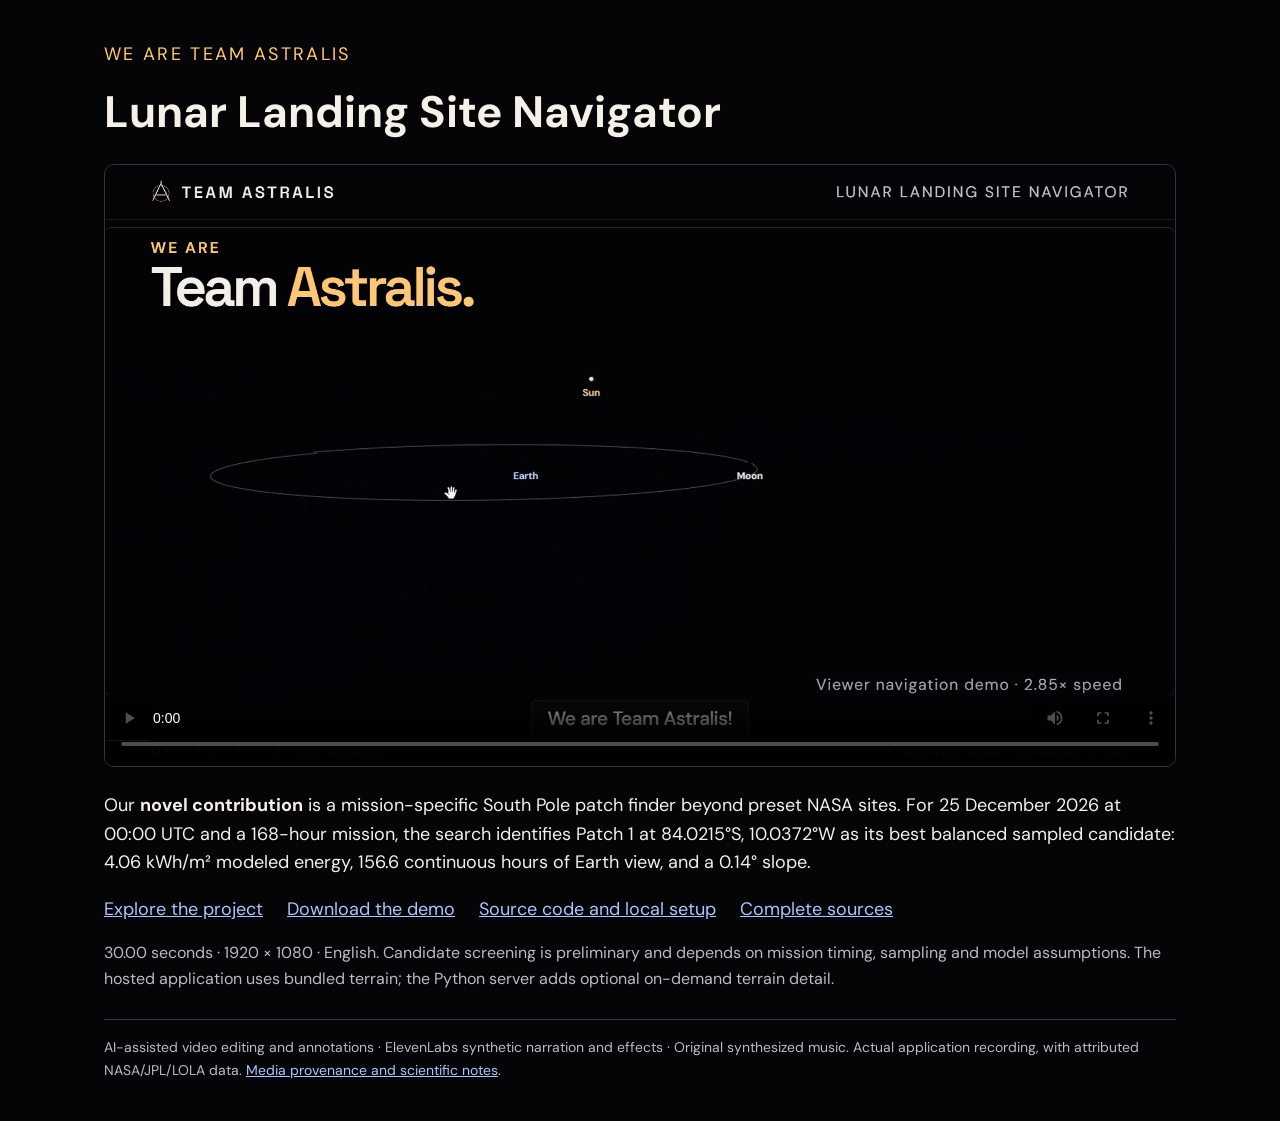
<file: docs/demo/index.html>
<!doctype html>
<html lang="en"><head><meta charset="utf-8"><meta name="viewport" content="width=device-width,initial-scale=1">
<meta name="description" content="Team Astralis: a 30-second demonstration of Lunar Landing Site Navigator and its novel mission-specific South Pole patch finder.">
<meta name="ai-disclosure" content="AI-assisted editing; ElevenLabs synthetic narration and sound effects; original locally synthesized music. Actual project screen recording; scientific inputs from attributed NASA/JPL and LOLA products.">
<title>30-second demo · Lunar Landing Site Navigator · Team Astralis</title>
<style>@font-face{font-family:DM Sans;src:url(../../assets/dm-sans.woff2)}*{box-sizing:border-box}body{margin:0;background:#050507;color:#f5f1e8;font:18px/1.6 'DM Sans',sans-serif}main{max-width:1120px;margin:40px auto;padding:0 24px}header p{color:#ffc975;letter-spacing:.13em;text-transform:uppercase}h1{font-size:clamp(26px,5vw,44px);line-height:1.15;margin:.3em 0 .6em}video{display:block;width:100%;aspect-ratio:16/9;background:#000;border:1px solid #39343c;border-radius:10px;margin:24px 0}a{color:#acc4ff}nav{display:flex;gap:24px;flex-wrap:wrap}footer{font-size:14px;color:#bdb9c5;border-top:1px solid #39343c;margin-top:28px;padding-top:16px}.note{font-size:16px;color:#bdb9c5}</style></head>
<body><main><header><p>We are Team Astralis</p><h1>Lunar Landing Site Navigator</h1></header>
<video controls playsinline preload="metadata" poster="poster.png" aria-label="Thirty-second Team Astralis project demonstration"><source src="team-astralis-demo.mp4" type="video/mp4"><track kind="captions" src="captions.vtt" srclang="en" label="English"><a href="team-astralis-demo.mp4">Watch or download the 30-second MP4</a></video>
<p>Our <strong>novel contribution</strong> is a mission-specific South Pole patch finder beyond preset NASA sites. For 25 December 2026 at 00:00 UTC and a 168-hour mission, the search identifies Patch 1 at 84.0215°S, 10.0372°W as its best balanced sampled candidate: 4.06 kWh/m² modeled energy, 156.6 continuous hours of Earth view, and a 0.14° slope.</p>
<nav aria-label="Project links"><a href="../../">Explore the project</a><a href="team-astralis-demo.mp4">Download the demo</a><a href="https://github.com/Debaprashad-Bhowmik/project-astralis">Source code and local setup</a><a href="../submission-sources.md">Complete sources</a></nav>
<p class="note">30.00 seconds · 1920 × 1080 · English. Candidate screening is preliminary and depends on mission timing, sampling and model assumptions. The hosted application uses bundled terrain; the Python server adds optional on-demand terrain detail.</p>
<footer>AI-assisted video editing and annotations · ElevenLabs synthetic narration and effects · Original synthesized music. Actual application recording, with attributed NASA/JPL/LOLA data. <a href="credits.txt">Media provenance and scientific notes</a>.</footer></main></body></html>
</file>
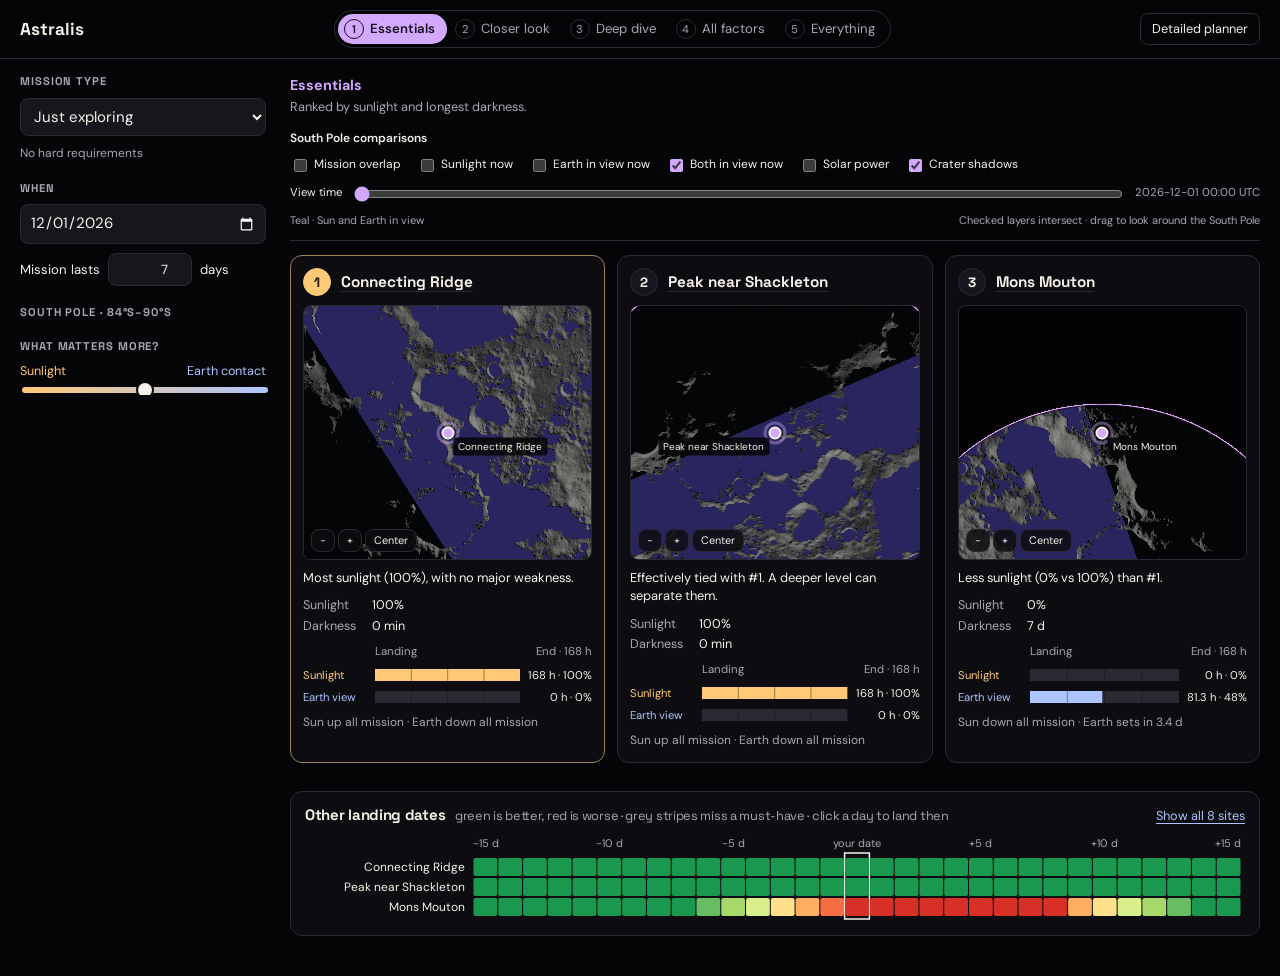
<file: explore.html>
<!doctype html>
<html lang="en">
<head>
  <meta charset="utf-8">
  <meta name="viewport" content="width=device-width, initial-scale=1">
  <title>Trade-off Explorer · Lunar Landing Site Navigator</title>
  <meta name="description" content="Compare lunar landing sites and dates by sunlight and Earth contact, with as much detail as you need.">
  <link rel="icon" href="data:image/svg+xml,%3Csvg xmlns='http://www.w3.org/2000/svg' viewBox='0 0 32 32'%3E%3Ccircle cx='16' cy='16' r='13' fill='%23d3a9ff'/%3E%3Ccircle cx='21' cy='12' r='4' fill='%23050507'/%3E%3C/svg%3E">
  <link rel="stylesheet" href="./explore.css">
  <link rel="stylesheet" href="./mission-visuals.css?v=1.5.1">
  <script type="module" src="./explore.mjs"></script>
</head>
<body>
  <header class="bar">
    <a class="brand" href="./explore.html">Astralis</a>
    <nav class="levels" id="levels" aria-label="Detail level"></nav>
    <a class="ghost" href="./index.html">Detailed planner</a>
  </header>

  <main class="layout">
    <aside class="rail" aria-label="Mission settings">
      <section>
        <h2><label for="presets">Mission type</label></h2>
        <select id="presets"></select>
        <p class="needs" id="needs"></p>
      </section>

      <section>
        <h2>When</h2>
        <input id="date" type="date" value="2026-12-01" required aria-label="Landing date">
        <label class="field" data-min-level="5">Landing time (UTC) <input id="time" type="time" value="00:00" required></label>
        <label class="duration">Mission lasts <input id="duration" type="number" min="0.25" max="60" step="0.25" value="7" required> days</label>
      </section>

      <section>
        <h2>South Pole · 84°S–90°S</h2>
      </section>

      <section>
        <h2>What matters more?</h2>
        <label class="priority">
          <span class="ends"><span>Sunlight</span><span>Earth contact</span></span>
          <input id="weight" type="range" min="0" max="100" step="5" value="50" aria-label="Priority between sunlight and Earth contact">
        </label>
      </section>

      <section data-min-level="2">
        <h2>Must have</h2>
        <label class="range"><span>Sunlight at least <output id="req-sun-out"></output></span><input id="req-sun" type="range" min="0" max="100" step="5" value="0"></label>
        <label class="range"><span>Earth in view at least <output id="req-earth-out"></output></span><input id="req-earth" type="range" min="0" max="100" step="5" value="0"></label>
        <label class="range"><span>Darkness at most <output id="req-dark-out"></output></span><input id="req-dark" type="range" min="0" max="120" step="4" value="120"></label>
        <label class="range"><span>Earth gap at most <output id="req-blackout-out"></output></span><input id="req-blackout" type="range" min="0" max="120" step="4" value="120"></label>
      </section>
    </aside>

    <section class="stage" aria-labelledby="level-name">
      <div class="progress" id="progress" hidden><span></span></div>
      <p class="level-line"><strong id="level-name"></strong> <span class="muted" id="level-criteria"></span></p>
      <p class="note" id="note" aria-live="polite" hidden></p>
      <section id="explorer-map-tools" class="explorer-map-tools" aria-label="Comparison map layers">
        <fieldset class="explorer-layers">
          <legend>South Pole comparisons</legend>
          <label><input id="explorer-overlap" type="checkbox"> Mission overlap</label>
          <label><input id="explorer-sun" type="checkbox"> Sunlight now</label>
          <label><input id="explorer-earth" type="checkbox"> Earth in view now</label>
          <label><input id="explorer-both" type="checkbox" checked> Both in view now</label>
          <label><input id="explorer-power" type="checkbox"> Solar power</label>
          <label><input id="explorer-shadows" type="checkbox" checked> Crater shadows</label>
        </fieldset>
        <div class="explorer-time"><label for="map-time">View time</label><input id="map-time" type="range" min="0" max="168" step="0.25" value="0"><output id="map-time-label" for="map-time"></output></div>
        <div class="explorer-map-key"><span id="map-layer-legend"></span><span id="map-layer-status" role="status"></span></div>
      </section>
      <section id="explorer-journey" hidden aria-label="Selected landing site Surface view">
        <div class="journey-heading"><button id="journey-back" class="ghost" type="button">← Three-site comparison</button><h2 id="journey-title"></h2></div>
        <div id="journey-view"></div>
        <p id="journey-status" class="muted" role="status"></p>
      </section>
      <div class="suggestions" id="suggestions" aria-live="polite"><p class="muted">Loading lunar data…</p></div>

      <div class="options" id="options" data-min-level="2" data-max-level="4" aria-label="More options"></div>

      <div class="card" data-min-level="5">
        <div class="card-head">
          <h2>Trade-off map <span class="muted">up and right is better</span></h2>
          <div class="axis-picks" data-min-level="5">
            <label>X <select id="x-axis"></select></label>
            <label>Y <select id="y-axis"></select></label>
          </div>
        </div>
        <div class="chart-wrap" id="chart-wrap">
          <svg id="chart" role="img" aria-label="Trade-off map of the two most decisive factors"></svg>
          <div class="tooltip" id="tooltip" hidden></div>
        </div>
        <p class="legend"><span><i class="key top">1</i> suggested</span><span><i class="key front"></i> nothing beats it on both axes</span><span><i class="key fail"></i> misses a must-have</span><span class="muted">Select a site to descend to its surface.</span></p>
      </div>

      <div class="card">
        <div class="card-head"><h2>Other landing dates <span class="muted">green is better, red is worse · grey stripes miss a must-have · click a day to land then</span></h2><button type="button" class="link" id="heat-toggle"></button></div>
        <div class="heat-wrap"><svg id="heat" role="img" aria-label="Score of each site for landing dates 15 days either side"></svg></div>
      </div>

      <div class="card" data-min-level="5">
        <div class="card-head"><h2>All scenarios at this date</h2><button type="button" class="ghost" id="export">Export CSV</button></div>
        <div class="table-wrap"><table id="table"></table></div>
      </div>
    </section>
  </main>
</body>
</html>
</file>
<file: style.css>
@font-face{font-family:DM Sans;src:url("./assets/dm-sans.woff2") format("woff2");font-weight:400 700;font-display:swap}
@font-face{font-family:Space Grotesk;src:url("./assets/space-grotesk.woff2") format("woff2");font-weight:400 700;font-display:swap}

:root{
  color-scheme:dark;
  --bg:#050507;--panel:#0b0b0e;--field:#131316;--line:#2d2c34;--text:#f5f1e8;--muted:#c6c3cc;--accent:#d3a9ff;
  --sun:#ffc975;--earth:#acc4ff;--both:#83dccb;--alert:#ffbaba;
  font:400 15px/1.5 "DM Sans",sans-serif;color:var(--text);background:var(--bg);scroll-behavior:smooth;
}
*{box-sizing:border-box}
[hidden]{display:none!important}
body{margin:0}
::selection{background:#9c6f36;color:white}
:focus-visible{outline:2px solid var(--sun);outline-offset:4px}
a{color:var(--earth);text-underline-offset:3px}
a:hover{color:var(--sun)}
button,input,select{font:inherit;color:inherit}
button,select,summary{cursor:pointer}
button:disabled{opacity:.5;cursor:not-allowed}
h1,h2,h3,p{margin:0}
h1,h2,h3{font-family:"Space Grotesk",sans-serif;line-height:1.15;letter-spacing:-.028em}
h2{font-size:1.52rem}
h3{font-size:1.09rem}
.muted{color:var(--muted);font-size:.88rem}
.sr-only,.skip:not(:focus){position:absolute;width:1px;height:1px;padding:0;overflow:hidden;clip:rect(0,0,0,0);white-space:nowrap}
.skip:focus{position:fixed;z-index:8;top:9px;left:9px;padding:8px 12px;background:var(--panel)}
.topbar{height:66px;border-bottom:1px solid var(--line);display:flex;align-items:center;justify-content:space-between;gap:20px;padding:0 max(22px,calc((100vw - 1460px)/2));background:var(--bg)}
.brand{display:flex;align-items:center;gap:15px;text-decoration:none;color:var(--text);min-width:0}
.brand-mark{position:relative;display:block;width:212px;height:44px;overflow:hidden;flex:none}
.brand-mark img{position:absolute;left:-12%;top:50%;width:126%;height:auto;max-width:none;transform:translateY(-50%)}
.brand-copy{display:grid;gap:3px;white-space:nowrap}
.brand-copy strong{font-size:.82rem;font-weight:500}
.brand-copy small{font-size:.7rem;color:var(--muted)}
.topbar nav{display:flex;align-items:center;gap:28px}
.topbar nav a{color:var(--text);font-size:.87rem;text-decoration:none;white-space:nowrap}
.topbar nav a:hover{color:var(--sun)}
.hero{position:relative;border-bottom:1px solid var(--line);background:var(--bg) url("./assets/astralis-hero.webp") center 56%/cover no-repeat;isolation:isolate}
.hero::before{content:"";position:absolute;inset:0;background:linear-gradient(90deg,#050507bf,#05050745 65%,#0505070a),linear-gradient(0deg,#050507cc,transparent 78%);z-index:-1}
.hero-inner{width:min(100%,1600px);margin:auto;padding:26px 24px 27px}
h1{font-size:clamp(2.3rem,3.3vw,3.6rem);line-height:.98}
.hero p{margin-top:12px;color:#dfe6ef;font-size:1rem}
.hero-credit{position:absolute;right:24px;bottom:7px;color:#e2e8ef;font-size:.7rem;text-decoration:none;text-shadow:0 1px 7px #000}
.hero-action{display:inline-flex;align-items:center;gap:10px;border:1px solid #b389d5;border-radius:5px;background:#15101de6;color:#f4eaff;padding:7px 12px;margin-top:19px;text-decoration:none;font-size:.87rem;font-weight:600}
.hero-action:hover{background:#2a193b;color:#fff}
.hero-action span{color:var(--accent)}
.hero-explore{margin-left:7px}
.view-switch{display:flex;gap:7px}
.view-switch a{display:inline-flex;align-items:center;text-decoration:none;min-height:36px;padding-inline:13px;color:var(--text)}
.view-switch a[aria-current]{border-color:var(--accent);color:var(--accent);background:#21192b}
.workspace[data-mode=explore] > :is(.primary-grid,.assessment,.operations,.comparison){display:none}
.explore{scroll-margin-top:12px}
.explore-heading p{margin-top:5px}
.explore-controls{display:flex;align-items:end;gap:9px 14px;flex-wrap:wrap;margin:15px 0 10px}
.explore-controls label{max-width:100%}
.explore-controls button{min-height:35px}
.explore-conclusion{margin:6px 0 12px;color:var(--both);font-size:1.03rem}
.explore-results{display:grid;grid-template-columns:repeat(2,minmax(0,1fr));gap:14px}
.explore-scenario{padding:11px 0;border-top:1px solid var(--line);min-width:0}
.explore-scenario time{font-size:.83rem;color:var(--muted)}
.explore-scenario .track{font-size:.83rem;grid-template-columns:85px minmax(15px,1fr) 53px}
.explore-scenario .track-bar{height:12px}
.explore-scenario .answer-axis{margin-left:93px;margin-right:61px}
.explore-glossary{padding-top:10px;border-top:1px solid var(--line)}
.explore-glossary dt{font-weight:700;color:var(--text)}
.explore-glossary dd{margin:2px 0 10px;max-width:70ch}
@media(max-width:660px){.explore-results{grid-template-columns:1fr;gap:5px}.hero-explore{margin-top:10px}}
.workspace{width:min(100%,1600px);margin:auto;padding:12px 14px 28px;display:grid;gap:12px}
.primary-grid{display:grid;grid-template-columns:minmax(245px,.8fr) minmax(365px,1.65fr) minmax(325px,1.07fr);gap:12px;align-items:stretch}
.panel{min-width:0;background:var(--panel);border:1px solid var(--line);border-radius:13px;padding:15px}
.panel-heading{display:flex;align-items:flex-start;justify-content:space-between;gap:10px}
.tag{font-size:.73rem;color:var(--muted);border:1px solid var(--line);border-radius:5px;white-space:nowrap;padding:2px 7px;line-height:1.4}
.setup form{margin-top:13px;display:grid;gap:9px}
.dates{display:grid;grid-template-columns:minmax(0,1.35fr) minmax(0,1fr);gap:8px}
label{display:grid;gap:4px;font-size:.84rem;font-weight:600}
input:not([type=range]),select{width:100%;min-width:0;min-height:35px;background:var(--field);border:1px solid #595760;border-radius:6px;padding:5px 8px;font-size:.86rem}
input:hover,select:hover{border-color:#908b9b}
input::placeholder{color:var(--muted)}
input[type=range]{width:100%;min-width:0;cursor:pointer;margin:0;accent-color:var(--sun)}
.priorities{min-width:0;margin:4px 0 0;padding:7px 0 0;border:0;border-top:1px solid var(--line)}
.priorities legend{padding-right:8px;font-weight:700;font-size:.95rem}
.presets{display:flex;flex-wrap:wrap;gap:5px;margin-bottom:10px}
.presets button,.subtle{background:#111115;border:1px solid #595760;border-radius:6px;padding:5px 8px;font-size:.76rem;line-height:1.4}
.presets button{border-radius:16px;white-space:nowrap}
.presets button[aria-pressed=true]{color:#181309;background:var(--sun);border-color:var(--sun);font-weight:700}
.subtle:hover,.presets button:hover:not([aria-pressed=true]){border-color:var(--sun);color:var(--sun)}
.weight{display:grid;grid-template-columns:65px minmax(30px,1fr) 32px;align-items:center;gap:6px;margin:6px 0}
.weight label{font-size:.77rem;display:block}
.weight output{justify-self:end;color:var(--muted);font-size:.75rem;font-variant-numeric:tabular-nums}
.weight-earth input{accent-color:var(--earth)}
.weight-overlap input{accent-color:var(--both)}
details{color:var(--muted);font-size:.84rem}
details summary{font-weight:650;color:var(--text)}
details p{margin:7px 0}
.limits,.custom,.windows{border-top:1px solid var(--line);padding-top:9px}
.limit-grid{display:grid;grid-template-columns:1fr 1fr;gap:8px}
.delay{justify-self:start;text-align:left}
.delay span{margin-left:5px}
.error{color:var(--alert);margin:0;font-size:.84rem;line-height:1.4}
#boot-error{padding:12px;border:1px solid var(--alert);border-radius:9px}
.map-panel{display:flex;flex-direction:column;gap:9px}
.polar-map{position:relative;isolation:isolate;min-height:275px;flex:1;overflow:hidden;background:var(--bg);border:1px solid var(--line);border-radius:6px;outline:none}
.polar-map img,.polar-map svg,.pins{position:absolute;inset:0;width:100%;height:100%}
.polar-map img{object-fit:fill;filter:brightness(1.06)}
.polar-map svg{overflow:visible;pointer-events:none}
.polar-map svg circle,.polar-map svg line{fill:none;stroke:#c3d9ed9c;stroke-width:1;stroke-dasharray:4 4;vector-effect:non-scaling-stroke}
.polar-map svg text{fill:#eff4ff;font-size:11px;text-anchor:middle;paint-order:stroke;stroke:#0f1823;stroke-width:3px}
.pin{position:absolute;left:var(--x);top:var(--y);min-height:24px;background:transparent;border:0;transform:translate(-12px,-50%);padding:0;display:flex;align-items:center;gap:4px;z-index:1;color:var(--earth)}
.pin::before,.legend-dot{width:12px;height:12px;border-radius:50%;background:currentColor;border:1px solid #09131f;box-shadow:0 0 0 1px currentColor;display:inline-block}
.pin::before{content:"";margin:0 5px;flex:none}
.pin.feature{color:#e3e8f1}
.pin.selected{color:var(--sun);z-index:3}
.pin:hover,.pin:focus-visible{z-index:4}
.pin.flip{flex-direction:row-reverse;transform:translate(calc(-100% + 12px),-50%)}
.pin-text{border:1px solid currentColor;background:var(--bg);padding:1px 5px;border-radius:4px;font-size:.74rem;line-height:1.35;font-weight:700;white-space:nowrap}
.map-pole,.map-scale{position:absolute;z-index:0;font-size:.68rem;color:#f0f5ff;text-shadow:0 1px 5px #000;pointer-events:none}
.map-pole{left:50%;top:50%;transform:translate(-50%,8px)}
.map-scale{width:15.87%;min-width:30px;bottom:7px;left:8px;display:grid;justify-items:center;white-space:nowrap}
.map-scale i{width:100%;height:5px;border:solid #eff5ff;border-width:0 1px 1px}
.map-caption{display:flex;gap:8px 16px;flex-wrap:wrap;color:var(--muted);font-size:.73rem}
.map-caption span{display:flex;align-items:center;gap:6px}
.legend-dot{width:7px;height:7px;color:var(--sun)}
.legend-dot.historical{color:var(--earth)}
.legend-dot.feature{color:#e3e8f1}
.custom form{padding-top:7px}
.ranking{display:flex;flex-direction:column}
#landing-suggestions{display:grid;grid-column:1/-1;order:1;gap:8px}
#landing-suggestions p{margin:0}
#landing-suggestions-window,#landing-suggestions-status,#landing-suggestions details,.landing-rule{font-size:.8rem}
.landing-scenarios{display:grid;grid-template-columns:repeat(3,minmax(0,1fr));gap:8px;margin:0;padding:0;border:0}
.landing-scenarios legend{padding:0;margin-bottom:5px;font-size:.93rem;font-weight:700}
.landing-scenarios label{display:flex;align-items:center;gap:8px;min-height:34px;padding:5px 8px;border:1px solid var(--line);border-radius:6px;cursor:pointer}
.landing-scenarios label:has(input:checked){border-color:var(--sun);color:var(--sun)}
.landing-scenarios input{width:auto;min-height:0;margin:0}
.landing-scenario-text{display:grid;gap:3px;min-width:0;padding:2px 0}
.landing-scenario-winner{color:var(--muted);font-size:.8rem;font-variant-numeric:tabular-nums}
.landing-scenario-winner:empty{display:none}
#landing-solar-requirement label{font-size:.8rem}
.landing-slope{display:grid;grid-template-columns:1fr 74px;align-items:center;gap:10px}
#landing-suggestions-list,#landing-more-list{display:grid;grid-template-columns:repeat(3,minmax(0,1fr));gap:18px;padding:0;margin:12px 0;list-style:none}
#landing-suggestions-list:empty{display:none}
.landing-card{display:flex;flex-direction:column;gap:14px;min-width:0;padding:16px;background:var(--field);border-radius:12px;outline:1px solid transparent}
.landing-card:has(.landing-row[aria-pressed=true]){outline-color:var(--accent)}
.landing-card-head{display:flex;gap:8px;align-items:center;flex-wrap:wrap}
.landing-card-head h3{font-size:1rem;font-weight:650;margin:0}
.landing-card-number{font-size:.8rem;color:var(--accent);font-variant-numeric:tabular-nums}
.landing-card-tag{font-size:.76rem;color:var(--both);margin-inline-start:auto}
.landing-card-reason{font-size:.82rem;line-height:1.45;color:var(--muted);min-height:2.9em}
.landing-card-details{border-top:1px solid var(--line);padding-top:8px;margin-top:auto}
.landing-card-details summary{color:var(--muted);font-size:.78rem;min-height:28px}
.landing-card-facts{display:grid;grid-template-columns:1fr auto;gap:6px 10px;font-size:.76rem;font-variant-numeric:tabular-nums;margin:8px 0}
.landing-card-facts dt{color:var(--muted)}
.landing-card-facts dd{margin:0;text-align:right;overflow-wrap:anywhere}
.landing-row{width:100%;text-align:left;min-height:38px;font-size:.82rem}
#landing-more>summary{padding:8px 0;font-size:.86rem}
.landing-slope{max-width:380px}
.compare-visuals{display:grid;gap:14px;margin:10px 0}
.compare-technical>summary{font-size:.8rem;color:var(--muted);padding:8px 0}
@media(max-width:1000px){#landing-suggestions-list,#landing-more-list{grid-template-columns:repeat(2,minmax(0,1fr))}.landing-scenarios{grid-template-columns:1fr}}
@media(max-width:650px){#landing-suggestions-list,#landing-more-list{grid-template-columns:1fr}.landing-card-reason{min-height:0}}
.globe-pin.landing-pin{color:var(--both);z-index:2}
.globe-pin.landing-pin.selected{color:var(--sun);z-index:3}
.rank-summary{font-size:.89rem;line-height:1.35;margin:8px 0 10px;min-height:2.7em;color:#dce6f2}
.rank-summary strong{color:var(--sun)}
.rank-legend,.rank-row{display:grid;grid-template-columns:minmax(83px,1fr) repeat(3,minmax(37px,57px));align-items:center;gap:3px;text-align:right}
.rank-legend{padding:0 7px 4px;color:var(--muted);font-size:.67rem}
.rank-legend span:first-child{text-align:left;padding-left:19px}
#rank-list{padding:0 4px;margin:0 -4px;list-style:none;max-height:365px;overflow:auto;scrollbar-color:#57526d transparent}
#rank-list button:focus-visible{outline-offset:-2px}
.site-filters{display:grid;grid-template-columns:minmax(0,1fr) minmax(0,.75fr);gap:8px;margin-bottom:13px}
#rank-empty{margin-block:10px}
#future-clps-note{font-size:.78rem;margin:0 0 8px}
.named-features{padding-block:6px;border-block:1px solid var(--line)}
.feature-tools{display:grid;grid-template-columns:minmax(0,1fr) auto;align-items:end;gap:10px;margin-top:7px}
.feature-toggle{display:flex;align-items:center;min-height:35px}
.feature-toggle input[type=checkbox]{width:1rem;min-height:0;height:1rem;margin:0 4px;accent-color:var(--accent)}
#feature-results{margin:0 0 6px;padding:0;list-style:none;max-height:214px;overflow:auto}
#feature-results:empty{display:none}
#feature-results button{display:flex;justify-content:space-between;gap:10px;text-align:left;width:100%;border:0;border-top:1px solid var(--line);border-radius:0;padding:8px}
#feature-results button[aria-current=true]{color:var(--accent)}
#feature-detail{padding-block:4px}
#feature-evaluate{margin:4px 0}
#rank-list li+li{border-top:1px solid var(--line)}
.rank-row{background:transparent;width:100%;min-height:42px;border:1px solid transparent;border-radius:5px;padding:6px 6px;line-height:1.23;font-variant-numeric:tabular-nums;text-align:right}
.rank-row:hover{background:#16161c}
.rank-row[aria-pressed=true]{border-color:var(--sun);background:#201b19}
.rank-row .site-name{display:flex;text-align:left;align-items:baseline;gap:7px;min-width:0;font-weight:700;font-size:.83rem}
.rank-mission{display:block;margin-top:4px;color:var(--muted);font-size:.72rem;font-weight:500}
.place{color:var(--sun);width:15px;flex:none;font-family:"Space Grotesk",sans-serif}
.rank-row .value{font-size:.78rem;white-space:nowrap}
.rank-row .value:nth-child(2){color:var(--sun)}
.rank-row .value:nth-child(3){color:var(--earth)}
.rank-row .value:nth-child(4){color:var(--both)}
.rank-row.unmet .place{color:var(--alert)}
.map-site{display:grid;grid-template-columns:minmax(0,1fr) auto;align-items:center;gap:3px 12px;padding:8px 0}
.map-site h3{grid-area:1/1}
.map-site p{grid-area:2/1}
.map-site>a,.map-site>button{grid-area:1/2/3/3;justify-self:end}
#coordinate-status:empty{display:none}
.operations-title p,.comparison .panel-heading p{margin-top:4px}
.ops-grid{display:grid;grid-template-columns:minmax(0,1fr) 216px;gap:15px;margin-top:10px}
canvas{display:block;width:100%;height:190px}
.chart-legend{display:grid;gap:5px;font-size:.78rem;color:var(--muted);padding-bottom:9px;border-bottom:1px solid var(--line)}
.chart-legend span{display:flex;align-items:center;gap:8px}
.chart-legend i{width:25px;border-top:2px solid var(--sun)}
.chart-legend span:nth-child(2) i{border-color:var(--earth)}
.chart-legend span:nth-child(3) i{border-color:#c1cbdb;border-top-style:dashed}
.snapshot{border-left:1px solid var(--line);padding-left:13px}
.snapshot dl{margin:7px 0}
.snapshot dt{font-weight:700;margin-top:6px}
.snapshot dd{font-size:.79rem;color:var(--muted);margin:0}
.track{display:grid;grid-template-columns:78px minmax(40px,1fr) 53px;align-items:center;gap:8px;font-size:.73rem;margin:5px 0;color:var(--muted)}
.track .track-total{text-align:right;font-variant-numeric:tabular-nums;white-space:nowrap}
.track-bar{position:relative;height:8px;border:1px solid #474651;background:#222229;overflow:hidden;border-radius:2px}
.track-bar i{position:absolute;top:0;bottom:0;background:var(--metric)}
.track-bar .now{z-index:1;background:#fff;width:2px;min-width:2px}
.sun-track{--metric:var(--sun)}.earth-track{--metric:var(--earth)}.both-track{--metric:var(--both)}
.scrub{display:grid;grid-template-columns:35px minmax(10px,1fr) auto;gap:10px;align-items:center;margin-top:8px}
.scrub output{color:var(--muted);font-size:.76rem;min-width:110px;text-align:right;font-variant-numeric:tabular-nums}
.compare-controls{display:grid;grid-template-columns:1fr 1fr;gap:12px;margin:13px 0}
.compare-controls small{font-size:.72rem;color:var(--muted)}
.compare-grid{display:grid;grid-template-columns:repeat(3,minmax(0,1fr));gap:0}
.compare-scenario{min-width:0;padding:12px}
.compare-scenario+.compare-scenario{border-left:1px solid var(--line)}
.compare-scenario>h3{font-size:1rem;margin-bottom:10px}
.compare-choice{min-height:2.8em;font-size:.78rem;margin:6px 0}
.compare-site-name{font-size:1rem;margin:6px 0}
.compare-map-controls{display:flex;flex-wrap:wrap;gap:5px;margin-bottom:9px}
.compare-map-controls button{font-size:.75rem;padding:5px 8px}
.compare-totals{display:grid;grid-template-columns:1fr 1fr;gap:12px 8px;margin:12px 0;font-size:.85rem}
.compare-totals dt{color:var(--muted);font-size:.73rem}
.compare-totals dd{margin:3px 0;font-variant-numeric:tabular-nums}
#compare-schedule{margin:10px 0}
#window-detail .window-grid{grid-template-columns:repeat(3,minmax(0,1fr))}
@media(max-width:900px){.compare-grid{grid-template-columns:1fr}.compare-scenario+.compare-scenario{border-left:0;border-top:1px solid var(--line)}#window-detail .window-grid{grid-template-columns:1fr}}
.compare-scenario time{font-size:.76rem;color:var(--muted)}
.compare-scenario .stats{display:flex;gap:7px 15px;flex-wrap:wrap;margin:6px 0 2px;font-size:.75rem}
.compare-status{font-size:.78rem;margin:4px 0 6px;color:var(--muted)}
.compare-status.failed{color:var(--alert)}
.compare-context{margin:3px 0 10px;color:#dce6f2;font-size:.88rem}
.windows{margin-top:9px}
.window-grid{display:grid;grid-template-columns:1fr 1fr;gap:14px;margin-top:10px}
.window-grid ul{padding-left:17px;margin:5px 0 8px}
.window-grid li{margin:2px 0}
.method-grid{display:grid;grid-template-columns:repeat(3,1fr);gap:17px;margin:12px 0}
.method-grid p{margin-top:6px;color:var(--muted);font-size:.87rem;max-width:65ch}
.sources{display:flex;gap:6px 16px;flex-wrap:wrap;font-size:.83rem}
.footer{border-top:1px solid var(--line);padding:13px 24px;display:flex;justify-content:space-between;gap:8px 15px;color:var(--muted);font-size:.74rem}
.footer span:first-child{font-family:"Space Grotesk",sans-serif;color:var(--text)}

@media(max-width:1140px){
  .brand-copy{display:none}
  .primary-grid{grid-template-columns:minmax(220px,.7fr) minmax(300px,1.3fr)}
  .ranking{grid-column:1/-1}
  .rank-legend,.rank-row{grid-template-columns:1fr repeat(3,minmax(65px,90px))}
  .polar-map{min-height:315px}
}
@media(max-width:780px){
  .topbar{padding:8px 12px 10px;height:auto;flex-wrap:wrap;gap:5px}
  .topbar nav{width:100%;gap:8px 18px;flex-wrap:wrap}
}
@media(max-width:660px){
  .topbar{padding:8px 12px 10px;height:auto;flex-direction:column;align-items:flex-start;gap:5px}
  .brand{gap:7px}
  .brand-mark{width:190px;height:35px}
  .topbar nav a[href="#compare"],.topbar nav a[href="#methods"]{display:none}
  .topbar nav{gap:18px}
  .hero-inner{padding:27px 13px 30px}
  .hero p{max-width:250px;font-size:.9rem}
  .hero-credit{right:12px}
  .workspace{padding:9px 8px 20px;gap:9px}
  .primary-grid,.ops-grid,.compare-grid,.method-grid,.window-grid{grid-template-columns:minmax(0,1fr);gap:9px}
  .setup{order:0}.ranking{order:1}.map-panel{order:2}
  .panel{padding:12px}
  .polar-map{min-height:285px}
  .rank-legend,.rank-row{grid-template-columns:1fr repeat(3,minmax(40px,60px))}
  .map-site{grid-template-columns:1fr}
  .map-site>a,.map-site>button{grid-area:auto;justify-self:start;margin-top:3px}
  .feature-tools{grid-template-columns:minmax(0,1fr);gap:0}
  .snapshot{border-left:0;padding-left:0;border-top:1px solid var(--line);padding-top:8px}
  .chart-legend{grid-template-columns:1fr 1fr;gap:5px 8px}
  .compare-controls{grid-template-columns:1fr 1fr}
  .compare-controls label:last-child{grid-column:1/-1}
  .compare-scenario,.compare-scenario+.compare-scenario{padding:7px 0;border-left:0}
  .compare-scenario+.compare-scenario{border-top:1px solid var(--line)}
  .footer{padding:12px;flex-wrap:wrap}
}
@media(prefers-reduced-motion:reduce){:root{scroll-behavior:auto}}

/* The first screen follows the public comparison concept. */
.hero-inner{width:min(100%,1510px);padding-top:41px;padding-bottom:43px}
.hero h1,.answer-copy h2,.answer-site h3{font-family:Georgia,serif;font-weight:700}
.hero h1{font-size:clamp(2.55rem,5.2vw,4.75rem);max-width:850px;text-shadow:0 2px 20px #000}
.hero p{font-size:clamp(.97rem,1.6vw,1.32rem)}
.workspace{width:min(100%,1510px);padding:14px 24px 28px}
.primary-grid{grid-template-columns:minmax(360px,1.5fr) minmax(300px,1fr)}
.setup,.public-answer{grid-column:1/-1}
.setup h2{font-size:1.15rem}
.setup form{grid-template-columns:minmax(215px,1.3fr) minmax(140px,.65fr) auto;align-items:end;gap:12px}
.setup .priorities{border:0;padding:0;margin:0}
.setup .priorities legend{font-size:.84rem;margin-bottom:4px}
.setup .presets{margin:0}
.setup .presets button{min-height:35px;border-radius:6px;padding-inline:8px}
.setup .limits{padding:7px 8px 0;border:0}
.setup .limits[open]{grid-column:1/-1;border-top:1px solid var(--line)}
.setup .limits .model-label,.setup .limits>label{max-width:280px;margin-top:8px}
.setup .limits .weight{max-width:400px}
.setup .limit-grid{max-width:600px}
.setup #input-error,.setup #mission-year-dates{grid-column:1/-1}
.public-answer{background:transparent;border:0;padding:6px 0}
.answer-copy{padding:4px 0 13px}
.answer-copy h2{font-size:clamp(1.75rem,3.35vw,3.25rem)}
.answer-copy p{font-size:clamp(.95rem,1.45vw,1.22rem);margin-top:5px;color:#e1e9f3}
.answer-site{display:grid;grid-template-columns:minmax(155px,.75fr) minmax(0,3fr);gap:20px;align-items:center;padding:12px 16px;background:var(--panel);border:1px solid var(--line);border-radius:11px}
.answer-site+.answer-site{margin-top:8px}
.answer-site h3{font-size:clamp(1.35rem,2.5vw,2.25rem)}
.answer-site .site-label{align-self:center;border-right:1px solid var(--line);padding-right:8px}
.answer-site .site-label p{color:var(--muted);font-size:.8rem;margin-top:4px}
.answer-site .track{grid-template-columns:103px minmax(25px,1fr) 52px;font-size:.83rem}
.answer-site .track-bar{height:15px;background:repeating-linear-gradient(135deg,#202026,#202026 4px,#34343e 4px,#34343e 6px)}
.answer-axis{display:flex;justify-content:space-between;margin:0 60px 2px 111px;color:var(--muted);font-size:.7rem}
.answer-nav{display:flex;justify-content:center;gap:8px 24px;flex-wrap:wrap;padding-top:11px;font-size:.85rem}
.polar-map{height:340px;flex:none}
.pin.secondary .pin-text{display:none}
.pin.secondary:hover .pin-text,.pin.secondary:focus-visible .pin-text{display:block}
.compare-actions{display:flex;gap:8px;margin-bottom:10px}
.compare-scenario .answer-axis{margin-left:86px;margin-right:61px}
.map-view,.globe-controls{display:flex;gap:5px;flex-wrap:wrap}
.map-view [aria-pressed=true]{color:var(--sun);border-color:var(--sun)}
.map-panel .panel-heading{flex-wrap:wrap}
.coverage-toolbar{display:flex;justify-content:space-between;align-items:end;gap:7px 14px;flex-wrap:wrap;margin-block:8px}
.coverage-toolbar time{padding-bottom:4px;font-variant-numeric:tabular-nums}
.map-filters{display:flex;flex-wrap:wrap;gap:6px 14px;width:100%;min-width:0;border:0;padding:0;margin:0}
.map-filters legend{margin-bottom:7px;font-weight:650}
.map-filters label,.map-scope{display:flex;align-items:center;gap:6px;min-height:28px;font-size:.83rem}
.map-filters input,.map-scope input{width:16px;height:16px;margin:0;accent-color:var(--sun)}
.map-compare-actions{display:flex;align-items:center;gap:6px 10px;flex-wrap:wrap;margin-top:8px;font-size:.82rem}
#map-compare-pair{font-size:.8rem;margin-top:5px}
.map-site>.map-compare-actions,.map-site>#map-compare-pair,.map-site>#remove-custom{grid-area:auto / 1 / auto / -1;justify-self:start}
.compare-scrub{display:flex;justify-content:space-between;gap:10px;font-size:.85rem}
#compare-scrub{width:100%;margin:4px 0 10px}
.compare-moons{margin-bottom:12px}
.compare-moon{position:relative;height:clamp(165px,23vw,255px);overflow:hidden;border:1px solid var(--line);border-radius:6px;background:#070709;margin:7px 0}
.compare-moon canvas{display:block;position:absolute;inset:0;width:100%;height:100%;touch-action:none}
.compare-moon .compare-moon-pins{position:absolute;inset:0;pointer-events:none}
.compare-moon-pins .pin{pointer-events:none}
.compare-live-metrics{display:grid;grid-template-columns:repeat(3,minmax(0,1fr));gap:9px;margin-top:6px;font-size:.82rem}
.compare-live-metrics dt{color:var(--muted);font-size:.75rem}
.compare-live-metrics dd{margin:2px 0 0;font-variant-numeric:tabular-nums}
.compare-mission-summary{padding-top:9px;margin-top:10px;border-top:1px solid var(--line)}
.compare-mission-summary h4{margin:0 0 5px;font-size:.88rem}
.compare-mission-summary>p{font-size:.78rem}
.coverage-figure{margin:0}
#coverage-canvas{width:100%;height:auto;aspect-ratio:2;background:#111116;border-radius:6px;cursor:crosshair}
.coverage-axis{display:flex;justify-content:space-between;color:var(--muted);font-size:.76rem;margin:4px 0 7px}
.coverage-legend{display:flex;flex-wrap:wrap;gap:4px 15px;padding:0;margin:10px 0 5px;list-style:none;color:var(--muted);font-size:.84rem}
.coverage-legend li{display:flex;align-items:center;gap:6px}
.coverage-legend li::before{content:"";width:9px;height:9px;background:var(--swatch);border-radius:2px}
.coverage-sun{--swatch:var(--sun)}
.coverage-earth{--swatch:var(--earth)}
.coverage-both{--swatch:var(--both)}
#power-details{margin-top:9px}
.power-scale{display:grid;grid-template-columns:1fr auto 1fr;gap:4px;color:var(--muted);font-size:.76rem;font-variant-numeric:tabular-nums}
#power-gradient{grid-column:1/-1;height:7px;border-radius:4px;background:var(--power-ramp)}
.power-scale span:last-child{text-align:right}
.power-site{display:flex;flex-wrap:wrap;align-items:baseline;gap:2px 9px;margin-top:7px;font-size:.84rem;font-variant-numeric:tabular-nums}
#power-output{color:var(--sun)}
#power-notes,#power-scale-note{font-size:.75rem;margin-top:4px}
#power-gradient.no-power{background:#303341}
.coverage-toolbar select{max-width:100%}
.coverage-toolbar label{min-width:0;max-width:100%}
#mission-heat-details{margin-top:9px}
.mission-heat-scale{display:grid;grid-template-columns:1fr auto 1fr;row-gap:4px;color:var(--muted);font-size:.76rem;font-variant-numeric:tabular-nums}
.mission-heat-scale div{grid-column:1/-1;height:7px;border-radius:4px;background:var(--heat-ramp,#181a4e)}
.mission-heat-scale.no-overlap div{background:#181a4e}
.mission-heat-scale span:last-child{text-align:right}
.mission-heat-key{font-size:.75rem;margin-top:4px}
#mission-heat-models{font-size:.82rem}
#mission-heat-best,#mission-heat-site,#mission-heat-reference{font-size:.84rem;margin-top:5px;font-variant-numeric:tabular-nums}
.mission-heat-track{position:relative;height:10px;margin-top:8px;overflow:hidden;border:1px solid var(--line);border-radius:3px;background:repeating-linear-gradient(135deg,#22244d 0 4px,#30335d 4px 7px)}
.mission-heat-track span{position:absolute;inset-block:0;background:#ffc659}
.mission-heat-track-labels{display:flex;justify-content:space-between;margin-top:3px;color:var(--muted);font-size:.72rem}
#mission-heat-windows{margin-top:6px;font-size:.78rem}
#mission-heat-window-list{display:grid;grid-template-columns:repeat(auto-fit,minmax(min(180px,100%),1fr));gap:6px 14px;margin:6px 0;color:var(--muted)}
#mission-heat-window-list li{margin-top:3px}
.globe-pin.mission-pin{color:var(--mission-color)}
.globe-pin.mission-pin .pin-text{color:#fff;border-color:var(--mission-color)}
.globe-pin.mission-pin::before{background:var(--mission-color);box-shadow:0 0 0 1px #161217;border-color:#fff}
.globe-pin.overlap-pin::before{background:#151525;border-color:#fff;box-shadow:0 0 0 1px #141426}
.globe-pin.overlap-pin:not(.selected) .pin-text{border-color:#9f9eb2}
.globe-pin.mission-zero::before{content:"×";display:grid;place-items:center;color:#fff;background:#25252b;font:bold 12px/1 sans-serif}
#coverage-overhead{margin-top:3px;font-size:.78rem}
.globe-stage{position:relative;height:clamp(340px,42vw,600px);overflow:hidden;background:#070709;border:1px solid var(--line);border-radius:6px}
#globe-canvas,#globe-features,#globe-markers{position:absolute;inset:0;width:100%;height:100%}
#globe-canvas{touch-action:none;cursor:grab}
#globe-canvas:active{cursor:grabbing}
#globe-features,#globe-markers{pointer-events:none}
#globe-pole-marker{position:absolute;z-index:2;pointer-events:none;translate:8px -50%;color:#f3deff;background:#100b17ed;border:1px solid #735c84;border-radius:4px;padding:2px 6px;white-space:nowrap;font-size:.72rem;font-weight:700}
#globe-pole-marker::before{content:"";position:absolute;left:-11px;top:calc(50% - 3px);width:6px;height:6px;rotate:45deg;background:#efc5ff;box-shadow:0 0 0 1px #140c1c}
#globe-pole-marker.pole-caption-left{translate:calc(-100% - 8px) -50%}
#globe-pole-marker.pole-caption-left::before{left:auto;right:-11px}
.globe-pin{pointer-events:auto}
.globe-pin:hover,.globe-pin:focus-visible{z-index:5}
.globe-controls{margin-top:7px}
.globe-help{margin-top:4px;font-size:.76rem}
#globe-pole-note i{display:inline-block;width:13px;height:2px;margin-right:2px;vertical-align:middle;background:#e9b0ff}
@media(max-width:1150px){
  .primary-grid{grid-template-columns:minmax(0,1.1fr) minmax(0,1fr)}
  .ranking{grid-column:auto}
  .setup form{grid-template-columns:minmax(200px,1fr) minmax(125px,.65fr) auto}
}
@media(max-width:660px){
  .hero-inner{padding:28px 12px 27px}
  .workspace{padding:10px 8px 22px}
  .primary-grid{grid-template-columns:minmax(0,1fr)}
  .setup form{grid-template-columns:minmax(0,1fr)}
  .setup .limits{padding-left:0}
  .setup .delay{grid-column:1}
  .setup{order:0}.public-answer{order:1}.map-panel{order:3}.ranking{order:2}
  .answer-site{grid-template-columns:minmax(0,1fr);padding:10px;gap:5px}
  .answer-site .site-label{border-right:0;display:flex;align-items:baseline;gap:8px;flex-wrap:wrap}
  .answer-site .track{grid-template-columns:86px minmax(25px,1fr) 43px;font-size:.74rem}
  .answer-axis{margin-left:94px;margin-right:51px}
  .polar-map{height:285px}
  .globe-stage{height:285px}
}

.space-panel{grid-column:1/-1;order:0}
.space-heading{align-items:center;flex-wrap:wrap}
.space-date-controls,#space-year-controls{display:flex;flex-wrap:wrap;gap:6px 10px;align-items:end}
.space-date-controls{margin-left:auto;justify-content:flex-end}
#space-year-controls{justify-content:flex-end;margin-top:8px}
#space-year-controls label{display:flex;align-items:center;gap:5px;color:var(--muted);font-size:.78rem}
#space-year-controls select{min-height:30px;width:auto;padding:3px 5px;font-size:.78rem}
#space-canvas{height:285px;background:radial-gradient(ellipse at 55% 50%,#121218,#060608 75%);border:1px solid var(--line);border-radius:6px;touch-action:none;cursor:grab}
#space-canvas:active{cursor:grabbing}
#space-scale{margin-top:6px}
.orbit-layers{display:flex;flex-wrap:wrap;gap:4px 15px;margin-top:7px}
.orbit-layers label{display:flex;align-items:center;gap:6px;min-height:28px;color:var(--muted)}
.orbit-layers input[type=checkbox]{width:1rem;height:1rem;min-height:0;margin:0;accent-color:var(--accent)}
#space-status,#space-error{margin-top:10px}
.space-readout{min-width:0;padding-left:15px;border-left:1px solid var(--line);display:grid;align-content:start;gap:7px}
.space-readout label{margin-top:1px}
.space-readout p:not(.muted){font-size:.84rem}
.space-sun strong{color:var(--sun)}
.space-earth strong{color:var(--earth)}
.space-distance{display:grid;grid-template-columns:1fr auto;gap:2px 8px;margin:2px 0;font-variant-numeric:tabular-nums}
.space-distance dd{margin:0;text-align:right}
.space-marker{padding-top:6px;border-top:1px solid var(--line)}
.space-scrub{margin-top:11px}
.space-scrub:has(.space-month-scale:not([hidden])){row-gap:0}
.space-month-scale{position:relative;grid-column:2;grid-row:2;height:19px;margin:0 7px;color:var(--muted);font-size:.72rem}
.space-month-scale span{position:absolute;left:var(--month-position)}
.local-sky{margin:14px 0 13px;padding-bottom:13px;border-bottom:1px solid var(--line);scroll-margin-top:12px}
.sky-heading{display:flex;justify-content:space-between;align-items:baseline;gap:5px 15px;flex-wrap:wrap;margin-bottom:8px}
.sky-heading p{margin-top:3px}
.sky-heading time,.sky-body time{color:var(--muted);font-size:.85rem;font-variant-numeric:tabular-nums}
.sky-grid{display:grid;grid-template-columns:minmax(0,1fr) minmax(220px,285px);gap:14px}
.sky-panorama{margin:0;min-width:0}
#sky-canvas{height:245px;background:#08080b;border:1px solid var(--line);border-radius:6px}
.sky-panorama figcaption,.sky-footnote{color:var(--muted);font-size:.82rem;margin-top:5px}
.sky-readings{display:grid;align-content:start;gap:8px}
.sky-body{padding:9px 11px;border:1px solid var(--line);border-radius:6px;background:#101014}
.sky-body h4{margin:0 0 4px;font-size:.95rem;display:flex;align-items:center;gap:7px;color:var(--body-color)}
.sky-body h4 span{width:9px;height:9px;display:inline-block;background:currentColor;flex:none}
.sky-sun{--body-color:var(--sun)}
.sky-earth{--body-color:var(--earth)}
.sky-sun h4 span{border-radius:50%}
.sky-earth h4 span{transform:rotate(45deg)}
.sky-body p{color:var(--muted);font-size:.85rem}
.sky-body strong{display:block;font-size:.9rem;margin-top:5px}
.sky-scrub{margin-top:11px}
.sky-mode{margin-bottom:9px}
.sky-path-toggle{display:flex;align-items:center;gap:6px;margin-left:auto;color:var(--muted);font-size:.85rem;cursor:pointer}
.sky-path-toggle input[type=checkbox]{width:1rem;height:1rem;min-height:0;margin:0;accent-color:var(--sun)}
.motion-controls{margin-top:11px}
.motion-controls .sky-scrub{margin-top:0}
.timeline-tools{display:flex;flex-wrap:wrap;gap:6px;align-items:center;margin-top:7px}
.timeline-tools label{display:flex;align-items:center;gap:6px;margin-left:auto;color:var(--muted)}
.timeline-tools select{width:auto;min-height:30px}
.timeline-tools button{min-height:30px}
.timeline-events{padding-top:9px;margin-top:11px;border-top:1px solid var(--line)}
#event-list{display:grid;grid-template-columns:repeat(auto-fit,minmax(min(100%,240px),1fr));gap:5px;margin:0;padding:0;list-style:none;max-height:240px;overflow:auto}
#event-list button{display:flex;justify-content:space-between;align-items:baseline;gap:4px 9px;flex-wrap:wrap;text-align:left;width:100%;min-height:36px}
#event-list time{color:var(--muted);font-variant-numeric:tabular-nums}
.crossing-sun strong{color:var(--sun)}
.crossing-earth strong{color:var(--earth)}
.surface-stage{position:relative;height:clamp(340px,38vw,510px);overflow:hidden;border:1px solid var(--line);border-radius:10px;background:#020205}
.surface-ai-credit{position:absolute;left:12px;bottom:12px;z-index:3;pointer-events:none;padding:4px 8px;border-radius:4px;background:#08080ddd;color:#f5f1e8;font-size:11px;line-height:1.4}
#surface-sky,#surface-canvas,#surface-labels{position:absolute;inset:0;width:100%;height:100%}
#surface-canvas{touch-action:none;cursor:grab}
#surface-canvas:focus-visible{outline:2px solid var(--sun);outline-offset:-3px}
#surface-canvas:active{cursor:grabbing}
#surface-sky,#surface-labels{pointer-events:none}
#surface-heading{position:absolute;bottom:9px;left:9px;padding:3px 7px;border-radius:4px;background:#0a0a0ee8;font-size:.8rem;pointer-events:none}
.surface-guides{position:absolute;top:8px;left:8px;right:8px;display:flex;gap:6px;flex-wrap:wrap;pointer-events:none}
.surface-guides button{pointer-events:auto;min-height:28px;background:#0a0a0ee8}
.surface-guides button[data-direction=right]{margin-left:auto}
#surface-guide-sun{color:var(--sun)}
#surface-guide-earth{color:var(--earth)}
#surface-caption{margin-top:5px;font-size:.82rem}
#surface-walk-help,#surface-walk-offset{font-size:.82rem}
#surface-walk-offset{font-variant-numeric:tabular-nums}
#surface-angles,#surface-light,#surface-landmark,.surface-credit{font-size:.82rem;font-variant-numeric:tabular-nums}
#surface-landmark{margin-top:6px;color:var(--text)}
.surface-zoom,.surface-crater{display:flex;align-items:center;gap:5px;color:var(--muted)}
.surface-zoom select,.surface-crater select{width:auto;max-width:100%;min-height:29px;padding:3px 5px;font-size:.8rem}
#surface-status:empty{display:none}
#surface-retry{margin-top:7px}
.assessment{scroll-margin-top:12px}
.assessment-heading{align-items:start;flex-wrap:wrap}
.assessment-heading p{margin-top:5px}
.assessment-heading label{width:min(100%,250px)}
.assessment-status{margin:11px 0 4px;color:var(--both);font-size:.9rem}
.assessment-status.failed{color:var(--alert)}
.assessment-limits ul{margin:5px 0 0;padding-left:18px}
.assessment-grid{display:grid;grid-template-columns:repeat(2,minmax(0,1fr));gap:18px;margin:12px 0}
.assessment-area{min-width:0;border-top:1px solid var(--line);padding-top:11px}
.solar-metrics h3{color:var(--sun)}
.relay-metrics h3{color:var(--earth)}
.assessment-total{font-size:1.25rem;font-weight:700;margin:5px 0 8px}
.assessment-area dl{display:grid;grid-template-columns:minmax(0,1fr) minmax(45px,1fr);gap:6px 12px;margin:8px 0;font-size:.88rem}
.assessment-area dt{color:var(--muted)}
.assessment-area dd{margin:0;font-variant-numeric:tabular-nums;text-align:right}
.assessment-area p:empty{display:none}
.assessment-windows .window-grid{grid-template-columns:repeat(3,minmax(0,1fr))}
.assessment-windows h4{margin:0}
.assessment-note{margin-top:8px;max-width:95ch}
@media(max-width:660px){
  .space-readout{border-left:0;border-top:1px solid var(--line);padding:10px 0 0}
  #space-canvas{height:216px}
  .sky-grid{grid-template-columns:1fr;gap:8px}
  #sky-canvas{height:215px}
  .sky-path-toggle{margin-left:0}
  .surface-stage{height:clamp(285px,78vw,370px)}
  .assessment-grid,.assessment-windows .window-grid{grid-template-columns:1fr}
  .topbar nav a[href="#map-heading"]{display:none}
}

/* All three camera modes occupy the same stage at every viewport size. */
.space-panel{scroll-margin-top:16px;min-width:0}
.viewer-layer-controls{display:flex;flex-wrap:wrap;align-items:center;gap:6px 18px;margin-top:10px;padding-top:8px;border-top:1px solid var(--line)}
.viewer-layer-controls .map-scope{flex:none}
.viewer-layer-controls .map-filters{flex:1 1 650px;width:auto;gap:4px 14px}
.viewer-layer-controls input{min-height:0;flex:none}
.viewer-stage{position:relative;height:clamp(355px,43vw,625px);margin-top:12px;overflow:hidden;isolation:isolate;border:1px solid var(--line);border-radius:10px;background:#050507}
.viewer-layer{position:absolute;inset:0;opacity:1;z-index:1}
.viewer-layer[inert]{opacity:0;z-index:0;pointer-events:none}
.viewer-stage :is(#space-canvas,.globe-stage,.surface-stage){position:absolute;inset:0;height:100%;width:100%;border:0;border-radius:0}
.viewer-stage #space-canvas{background:radial-gradient(ellipse at 53% 46%,#13131e 0%,#050507 72%)}
#viewer-surface .surface-stage{opacity:0}
#viewer-surface[data-ready=true] .surface-stage{opacity:1;transition:opacity .24s ease-out}
.viewer-loading{position:absolute;inset:50% auto auto 50%;width:min(90%,420px);transform:translate(-50%,-50%);text-align:center}
.viewer-loading:has(#surface-status:empty):has(#surface-retry[hidden]){display:none}
.viewer-loading #surface-retry{margin-top:10px}
.viewer-tabs{display:flex;gap:4px;margin-top:9px;padding:4px;background:#07070a;border:1px solid var(--line);border-radius:9px;width:max-content;max-width:100%}
.viewer-tabs .subtle{min-width:110px;min-height:38px;border-color:transparent;font-weight:650}
.viewer-tabs .subtle[aria-pressed=true]{background:#242433;border-color:#6e6386;color:#faf4ff}
.mission-tools{display:flex;flex-wrap:wrap;gap:8px;align-items:center;margin-top:12px}
.mission-tools .subtle,.mission-tools>label{min-height:38px;display:inline-flex;align-items:center;gap:8px;margin:0;padding:7px 10px;font-size:.85rem}
.mission-tools>label{border:1px solid #8a77a9;border-radius:6px;background:#211b2c;cursor:pointer;font-weight:650}
.mission-tools>label:has(:checked){background:#342744;border-color:#c8a9f1}
.mission-tools input{width:16px;height:16px;min-height:0;margin:0;accent-color:#c8a9f1}
#landing-suggestions{scroll-margin-top:20px}
.primary-grid>.ranking{grid-column:1/-1;order:2}
.viewer-site{margin-top:10px}
.viewer-site .space-readout{border:0;padding:0;display:flex;flex-wrap:wrap;gap:5px 13px;align-items:center}
.viewer-site #space-site{width:210px;max-width:100%;flex:0 1 210px}
.viewer-site label{margin:0}
.viewer-site #space-caption{flex:1 0 auto;white-space:nowrap}
.viewer-site :is(.space-sun,.space-earth){white-space:normal}
.viewer-orbit-controls{margin-top:14px;padding-top:12px;border-top:1px solid var(--line)}
.viewer-orbit-controls .space-distance{width:min(100%,420px);margin-top:8px}
#viewer-map-controls,#surface-view{margin-top:15px;padding-top:12px;border-top:1px solid var(--line)}
#viewer-map .polar-map{position:absolute;inset:0;margin:auto;height:100%;max-width:100%;width:auto;min-height:0;aspect-ratio:1;border:0}
#viewer-coverage{position:absolute;inset:0;margin:auto;width:min(100%,calc(2 * (clamp(355px,43vw,625px) - 28px)));height:max-content}
.viewer-stage .coverage-axis{margin-inline:10px}
.globe-directions{position:absolute;inset:0;pointer-events:none}
.globe-direction{position:absolute;left:calc(50% + var(--direction-x));translate:-50% -50%;border:1px solid currentColor;border-radius:4px;background:#090910ec;padding:2px 6px;font-size:.73rem;font-weight:650;white-space:nowrap}
#globe-sun-marker{color:var(--sun)}
#globe-earth-marker{color:var(--earth)}
@media(max-width:700px){
  .viewer-stage{height:clamp(305px,75vw,440px)}
  .viewer-tabs{width:100%}
  .viewer-tabs .subtle{min-width:0;flex:1}
  .viewer-site .space-readout{gap:5px 10px}
  .viewer-site #space-site{width:auto;flex:1 1 160px}
  .viewer-site #space-caption{flex:1 1 100%;white-space:normal}
  .viewer-site :is(.space-sun,.space-earth){flex:1 1 100%}
  .space-date-controls{margin-left:0}
  #space-year-controls{justify-content:flex-start}
}
@media(prefers-reduced-motion:reduce){
  #viewer-surface[data-ready=true] .surface-stage{transition:none}
}

/* Orbit and Moon Map share the same lunar sphere and texture throughout a flight. */
#viewer-stage>.globe-stage{z-index:2;background:transparent}
#viewer-stage>.globe-stage[inert]{pointer-events:none}
#viewer-orbit{background:#030305}
#orbit-labels{position:absolute;inset:0;width:100%;height:100%;pointer-events:none}
#viewer-map{pointer-events:none}
#viewer-map:not([inert]) :is(#polar-map,#viewer-coverage){pointer-events:auto}
#viewer-surface{z-index:3}
#viewer-flight-status{min-height:20px;margin-top:8px;font-size:.85rem;color:var(--sun)}
#space[data-flying=true] .surface-guides,#space[data-flying=true] #surface-heading{visibility:hidden}
#space[data-flying=true] #surface-labels{visibility:hidden}
#space[data-viewer-mode=orbit] .viewer-stage #space-canvas{background:transparent}
#space[data-viewer-mode=orbit] #globe-stage{pointer-events:none}
#space[data-viewer-mode=map] #viewer-orbit{opacity:0}
#space[data-viewer-mode=surface] #viewer-orbit{opacity:0}

.viewer-options{padding:10px 0;border-top:1px solid var(--line)}
.viewer-options>summary{cursor:pointer;font-weight:600;min-height:28px}
.viewer-options>summary>span{font-weight:400;color:var(--muted);margin-left:12px;font-size:.82rem}
.viewer-options[open]>summary{margin-bottom:12px}
.viewer-metrics{display:grid;grid-template-columns:repeat(3,minmax(0,1fr)) auto;align-items:center;gap:18px;margin-top:12px;padding-block:14px;border-block:1px solid var(--line)}
.viewer-metrics div{display:grid;gap:4px}
.viewer-metrics span{color:var(--muted);font-size:.8rem}
.viewer-metrics strong{font-size:1.1rem;font-variant-numeric:tabular-nums}
.viewer-metrics a{font-size:.85rem}
.viewer-events{display:flex;flex-wrap:wrap;gap:10px 25px;padding-top:12px;font-size:.85rem}
.viewer-events p:first-child{color:var(--sun)}
.viewer-events p:last-child{color:var(--earth)}
.surface-primary-controls{display:flex;flex-wrap:wrap;gap:8px;align-items:center;padding-bottom:12px}
.surface-primary-controls span{font-size:.8rem;margin-left:8px}
.surface-primary-controls .sky-path-toggle{margin-left:0;padding:6px 10px;min-height:34px;border:1px solid var(--line);border-radius:6px;color:var(--text)}
#viewer-map-controls .globe-help,#space-caption{font-size:.78rem}
@media(max-width:650px){
  .viewer-metrics{grid-template-columns:1fr 1fr;gap:12px}
  .viewer-options>summary>span{display:block;margin:4px 0 0;font-size:.78rem}
}

#orbit-labels{z-index:4}
#space:not([data-viewer-mode=orbit]) #orbit-labels{display:none}
#space[data-system-context=true] #viewer-orbit{opacity:1;z-index:1;pointer-events:none}
#space[data-system-context=true] #space-canvas{background:transparent}
#space[data-system-context=true] #orbit-labels{display:block}
#space[data-system-context=true] .globe-directions{display:none}
#space[data-flying=true] #orbit-labels{visibility:hidden}
</file>
<file: mission-visuals.css>
.mission-strip{display:grid;grid-template-columns:64px minmax(35px,1fr) auto;gap:6px 8px;align-items:center;font-size:.75rem;font-variant-numeric:tabular-nums}
.mission-strip-ruler{grid-column:2/-1;display:flex;justify-content:space-between;font-size:.76rem;color:var(--muted)}
.mission-lane{width:100%;height:12px;display:block}
.mission-lane-wrap{position:relative;min-width:0}
.mission-lane-wrap .now{position:absolute;top:0;bottom:0;width:2px;background:var(--text);pointer-events:none}
.mission-lane-base{fill:var(--line)}
.mission-lane.sun,.mission-strip-label.sun,.mission-bar.sun,.tradeoff-label.sun{color:var(--sun)}
.mission-lane.earth,.mission-strip-label.earth,.mission-bar.earth,.tradeoff-label.earth{color:var(--earth)}
.mission-lane-on{fill:currentColor}
.mission-lane-tick{stroke:var(--panel);stroke-width:1;opacity:.55}
.mission-strip-total{white-space:nowrap;text-align:right;color:var(--text)}
.mission-bar{display:grid;gap:5px;min-width:0;font-size:.8rem;font-variant-numeric:tabular-nums}
.mission-bar-label{display:flex;justify-content:space-between;gap:10px;align-items:baseline;flex-wrap:wrap}
.mission-bar-label span{color:var(--muted)}
.mission-bar-track{height:7px;background:var(--line);border-radius:2px;overflow:hidden}
.mission-bar-track>span{display:block;height:100%;background:currentColor}
.mission-slope{display:inline-flex;gap:6px;align-items:center;font-size:.78rem;color:var(--muted)}
.mission-slope svg{width:34px;height:24px;flex:none}
.slope-reference{fill:none;stroke:var(--muted);stroke-dasharray:3 3;opacity:.6}
.slope-surface{fill:none;stroke:var(--text);stroke-width:2}
.mission-tradeoff{max-width:900px;margin:12px auto}
.mission-tradeoff>svg{width:100%;height:auto;overflow:visible}
.mission-tradeoff>p{font-size:.8rem}
.tradeoff-grid{fill:none;stroke:var(--line)}
.tradeoff-tick{fill:var(--muted);font:12px 'DM Sans',sans-serif;font-variant-numeric:tabular-nums}
.tradeoff-label{fill:currentColor;font:12px 'DM Sans',sans-serif}
.tradeoff-point{cursor:pointer}
.tradeoff-point circle{fill:var(--accent);stroke:var(--panel);stroke-width:2}
.tradeoff-point text{fill:var(--bg);font:700 11px 'DM Sans',sans-serif;pointer-events:none}
.tradeoff-point:focus-visible circle,.tradeoff-point:hover circle{stroke:var(--text);stroke-width:3}
@media(max-width:700px){.mission-tradeoff{overflow:auto}.mission-tradeoff>svg{min-width:540px}}
</file>
<file: explorer-embed.css>
/* The existing viewer is embedded, with the planner controls retained in its
   DOM for shared behavior but hidden from the Explorer's focused visit. */
html.explorer-embed,html.explorer-embed body{height:100%;margin:0;overflow:hidden}
.explorer-embed body>:not(#space){display:none!important}
.explorer-embed #space{display:block;position:fixed;inset:0;margin:0;padding:0;border:0;border-radius:0;width:100%;height:100%;background:#030305}
.explorer-embed #space>:not(#viewer-stage){display:none!important}
.explorer-embed #viewer-stage{height:100%!important;width:100%;border:0;border-radius:0;margin:0}
</file>
<file: explore.css>
@font-face{font-family:"DM Sans";src:url("./assets/dm-sans.woff2") format("woff2");font-weight:400 700;font-display:swap}
@font-face{font-family:"Space Grotesk";src:url("./assets/space-grotesk.woff2") format("woff2");font-weight:400 700;font-display:swap}

:root{
  color-scheme:dark;
  --bg:#050507;--panel:#0d0d11;--raised:#16161c;--line:#2a2932;--text:#f5f1e8;--muted:#a9a6b2;
  --accent:#d3a9ff;--sun:#ffc975;--earth:#acc4ff;--both:#83dccb;--fail:#ff9fb2;
  font:400 15px/1.45 "DM Sans",system-ui,sans-serif;color:var(--text);background:var(--bg);
}
*{box-sizing:border-box}
[hidden]{display:none!important}
body{margin:0;background:var(--bg);min-height:100vh}
h2,h3{font-family:"Space Grotesk",sans-serif;letter-spacing:-.02em;margin:0;line-height:1.2}
h2{font-size:1rem}
h3{font-size:1.02rem}
p{margin:0}
button,input,select{font:inherit;color:inherit}
button{cursor:pointer}
:focus-visible{outline:2px solid var(--sun);outline-offset:2px}
.muted{color:var(--muted);font-size:.85rem;font-weight:400}
.small{font-size:.76rem}

/* Top bar with the detail funnel */
.bar{display:flex;align-items:center;gap:16px;padding:10px 20px;border-bottom:1px solid var(--line);position:sticky;top:0;z-index:5;background:color-mix(in srgb,var(--bg) 92%,transparent);backdrop-filter:blur(6px)}
.brand{font:700 1.15rem "Space Grotesk",sans-serif;color:var(--text);text-decoration:none}
.levels{display:flex;gap:2px;margin:0 auto;padding:3px;border:1px solid var(--line);border-radius:999px;overflow-x:auto;max-width:100%}
.levels button{display:flex;align-items:center;gap:6px;border:0;background:none;border-radius:999px;padding:5px 12px 5px 6px;color:var(--muted);white-space:nowrap;font-size:.88rem}
.levels .step{display:grid;place-items:center;width:20px;height:20px;border-radius:50%;border:1px solid var(--line);font-size:.75rem}
.levels button[aria-pressed="true"]{background:var(--accent);color:#17101f;font-weight:600}
.levels button[aria-pressed="true"] .step{border-color:#17101f}
.ghost{border:1px solid var(--line);background:none;border-radius:8px;padding:6px 11px;color:var(--text);text-decoration:none;font-size:.85rem;white-space:nowrap}
.ghost:hover{border-color:var(--muted)}

/* Layout */
.layout{display:grid;grid-template-columns:250px minmax(0,1fr);gap:20px;padding:16px 20px 40px;max-width:1380px;margin:0 auto;align-items:start}
.rail{position:sticky;top:70px;display:grid;gap:20px;max-height:calc(100vh - 86px);overflow:auto;padding-right:4px}
.rail section{display:grid;gap:9px}
.rail h2{font-size:.75rem;text-transform:uppercase;letter-spacing:.08em;color:var(--muted)}
.needs{font-size:.8rem;color:var(--muted)}
.duration{display:flex;align-items:center;gap:8px;font-size:.88rem}
.duration input{width:84px;background:var(--raised);border:1px solid var(--line);border-radius:8px;padding:6px 8px;text-align:right}
.field{display:grid;gap:4px;font-size:.85rem}
input[type="date"],input[type="time"],select{background:var(--raised);border:1px solid var(--line);border-radius:8px;padding:7px 9px;width:100%}
.chips{display:flex;flex-wrap:wrap;gap:6px}
.chips button{border:1px solid var(--line);background:var(--raised);border-radius:999px;padding:5px 11px;font-size:.84rem;color:var(--muted)}
.chips button[aria-checked="true"],.chips button[aria-pressed="true"]{border-color:var(--accent);color:var(--text);background:color-mix(in srgb,var(--accent) 18%,var(--raised))}
.chips .count{opacity:.6;font-size:.76rem}
.switch{display:flex;gap:8px;align-items:baseline;flex-wrap:wrap;font-size:.85rem;cursor:pointer}
.switch small{color:var(--muted);flex-basis:100%;padding-left:22px}
.range{display:grid;gap:3px;font-size:.85rem}
.range span{display:flex;justify-content:space-between;gap:8px}
input[type="range"]{width:100%;accent-color:var(--accent)}
.range input[type="range"]{appearance:none;-webkit-appearance:none;height:6px;border-radius:999px;margin:6px 0}
.range input[type="range"]::-webkit-slider-thumb{-webkit-appearance:none;width:16px;height:16px;border-radius:50%;background:var(--accent);border:2px solid var(--bg)}
.range input[type="range"]::-moz-range-thumb{width:14px;height:14px;border-radius:50%;background:var(--accent);border:2px solid var(--bg)}
.priority{display:grid;gap:4px}
.priority .ends{display:flex;justify-content:space-between;font-size:.84rem}
.priority .ends span:first-child{color:var(--sun)}
.priority .ends span:last-child{color:var(--earth)}
#weight{appearance:none;-webkit-appearance:none;height:6px;border-radius:999px;background:linear-gradient(90deg,var(--sun),var(--earth))}
#weight::-webkit-slider-thumb{-webkit-appearance:none;width:18px;height:18px;border-radius:50%;background:var(--text);border:2px solid var(--bg)}
#weight::-moz-range-thumb{width:16px;height:16px;border-radius:50%;background:var(--text);border:2px solid var(--bg)}

/* Stage */
.stage{display:grid;gap:14px;min-width:0}
.explorer-map-tools{display:grid;gap:9px;border-bottom:1px solid var(--line);padding-bottom:12px}
.explorer-layers{display:flex;flex-wrap:wrap;gap:7px 16px;border:0;padding:0;margin:0;font-size:.8rem}
.explorer-layers legend{font-weight:600;padding:0 0 8px}
.explorer-layers label{display:flex;align-items:center;gap:4px;cursor:pointer}
.explorer-layers input{accent-color:var(--accent)}
.explorer-time{display:flex;align-items:center;gap:10px;font-size:.76rem}
.explorer-time input{flex:1;min-width:60px}
.explorer-time output{white-space:nowrap;color:var(--muted)}
.explorer-map-key{display:flex;flex-wrap:wrap;gap:5px 16px;justify-content:space-between;font-size:.73rem;color:var(--muted)}
#map-layer-legend{display:flex;align-items:center;gap:4px}
.explorer-ramp{display:inline-block;width:80px;height:7px;border-radius:3px}
.explorer-map{position:relative;height:255px;overflow:hidden;border:1px solid var(--line);border-radius:8px;background:#030305;isolation:isolate}
.explorer-moon,.explorer-features{position:absolute;inset:0;width:100%;height:100%;touch-action:none}
.explorer-features{pointer-events:none}
.explorer-map-controls{position:absolute;bottom:7px;left:7px;display:flex;gap:3px}
.explorer-map-controls button{font-size:.72rem;padding:3px 8px;background:#0d0d11d9}
.explorer-markers{position:absolute;inset:0;pointer-events:none}
.explorer-markers .pin{position:absolute;left:var(--x);top:var(--y);pointer-events:auto;transform:translate(-50%,-50%);border:2px solid var(--text);border-radius:50%;width:13px;height:13px;padding:0;background:var(--accent)}
.explorer-markers .pin-text{position:absolute;left:10px;top:9px;white-space:nowrap;background:#050507d9;padding:2px 5px;border-radius:3px;font-size:.67rem;color:var(--text)}
.explorer-markers .pin.selected{outline:3px solid #d3a9ff66;outline-offset:2px}
.explorer-markers .pin.flip .pin-text{left:auto;right:10px}
.explorer-pole{position:absolute;pointer-events:none;font-size:0}
.site-visit{border:0;padding:0;color:inherit;background:none;text-align:left;font:inherit;text-decoration:underline;text-decoration-color:var(--line);text-underline-offset:4px}
.site-visit:hover{color:var(--accent)}
.journey-heading{display:flex;align-items:center;gap:16px;margin-bottom:10px;flex-wrap:wrap}
#journey-view{height:clamp(355px,43vw,625px);border:1px solid var(--line);border-radius:12px;overflow:hidden;background:#030305}
#journey-view iframe{display:block;width:100%;height:100%;border:0}
#journey-status{padding-top:7px}
.map-error{position:absolute;inset:30% 15px auto;font-size:.8rem;color:var(--muted)}
.map-pending{position:absolute;top:7px;left:7px;padding:3px 7px;background:#050507e6;border-radius:3px;font-size:.7rem;color:var(--muted);pointer-events:none}
.explorer-map[data-calculating="true"] .explorer-moon{opacity:.45}
@media(max-width:600px){.explorer-time{flex-wrap:wrap}.explorer-time output{flex-basis:100%}.explorer-map{height:300px}}
.progress{height:3px;background:var(--line);border-radius:2px;overflow:hidden}
.progress span{display:block;height:100%;background:var(--accent);transition:width .2s}
.level-line{font-size:.95rem}
.level-line strong{color:var(--accent)}
.level-line .muted{display:block;margin-top:2px}
.note{font-size:.9rem;padding:9px 12px;border-left:3px solid var(--sun);background:var(--panel);border-radius:8px}

.suggestions{display:grid;grid-template-columns:repeat(auto-fit,minmax(240px,1fr));gap:12px}
.suggestion{background:var(--panel);border:1px solid var(--line);border-radius:12px;padding:12px;display:grid;gap:9px;align-content:start}
.suggestion.lead{border-color:color-mix(in srgb,var(--sun) 55%,var(--line))}
.suggestion.pick{border-top:3px solid var(--pick)}
.suggestion-head{display:flex;gap:10px;align-items:center}
.suggestion-head .title{display:grid;flex:1;min-width:0}
.suggestion-head .muted{font-size:.76rem}
.rank{display:grid;place-items:center;flex:none;width:28px;height:28px;border-radius:50%;background:var(--raised);border:1px solid var(--line);font:700 .9rem "Space Grotesk",sans-serif}
.lead .rank{background:var(--sun);color:#1b1407;border-color:var(--sun)}
.pick .rank{color:var(--pick);border-color:var(--pick)}
.unpin{border:0;background:none;color:var(--muted);font-size:1.2rem;line-height:1;padding:0 4px}
.reason{font-size:.86rem;line-height:1.4}
.reason.fail{color:var(--fail)}
.suggestion.fail{border-color:color-mix(in srgb,var(--fail) 45%,var(--line));background:color-mix(in srgb,var(--fail) 5%,var(--panel))}
.suggestion.fail .rank{color:var(--fail);border-color:color-mix(in srgb,var(--fail) 60%,transparent);background:none}
.suggestion.fail h3{color:var(--fail)}
.horizons{color:var(--muted)}
.horizons a{margin-right:6px}
.strip{display:grid;grid-template-columns:38px 1fr;gap:3px 6px;align-items:center}
.lane-row{width:100%;height:9px;display:block}
.strip-label{font-size:.7rem;color:var(--muted)}
.strip-label.sun{color:var(--sun)}
.strip-label.earth{color:var(--earth)}
.status{font-size:.8rem;color:var(--muted)}
.lane{fill:var(--raised)}
.lane-sun{fill:var(--sun)}
.lane-earth{fill:var(--earth)}
.day-tick{stroke:var(--panel);stroke-width:1}

.card{background:var(--panel);border:1px solid var(--line);border-radius:12px;padding:14px;min-width:0}
.card-head{display:flex;justify-content:space-between;align-items:baseline;gap:12px;flex-wrap:wrap;margin-bottom:8px}
.card-head h2 .muted{margin-left:6px}
.axis-picks{display:flex;gap:10px;flex-wrap:wrap;font-size:.8rem;color:var(--muted)}
.axis-picks select{width:auto;padding:4px 6px;font-size:.8rem}

.chart-wrap{position:relative}
#chart{display:block;width:100%;height:auto;overflow:visible}
.gridline{stroke:#1f1e26}
.tick{fill:var(--muted);font-size:11px;font-variant-numeric:tabular-nums}
.axis-title{font-size:12px;font-weight:600}
.axis-title.sun{fill:var(--sun)}
.axis-title.earth{fill:var(--earth)}
.front-line{fill:none;stroke:var(--accent);stroke-width:1.4;stroke-dasharray:3 3;opacity:.6}
.trail{fill:none;stroke:var(--muted);stroke-width:1.4;opacity:.45}
.trail.hot{stroke:var(--text);opacity:.8}
.dot{cursor:pointer;transition:transform .45s cubic-bezier(.3,.7,.2,1),opacity .3s;outline:none}
.dot .mark{fill:#55535f;stroke:var(--panel);stroke-width:1.5}
.dot.front .mark{fill:var(--accent)}
.dot.fail .mark{fill:color-mix(in srgb,var(--fail) 15%,var(--panel));stroke:var(--fail);stroke-dasharray:2 2;opacity:.8}
.dot.top .mark{fill:var(--sun);stroke:var(--panel);stroke-dasharray:none}
.dot.top.fail .mark{fill:var(--fail)}
.dot.picked .mark{stroke:var(--pick);stroke-width:3;stroke-dasharray:none}
.dot.hovered .mark,.dot:focus-visible .mark{stroke:var(--text);stroke-width:2}
.rank-text{font:700 11px "Space Grotesk",sans-serif;fill:#1b1407;pointer-events:none}
.dot-label{font-size:12px;fill:var(--text);pointer-events:none;transition:transform .45s cubic-bezier(.3,.7,.2,1),opacity .2s;paint-order:stroke;stroke:var(--panel);stroke-width:4px;stroke-linejoin:round}
.tooltip{position:absolute;left:0;top:0;z-index:3;display:grid;gap:2px;max-width:260px;padding:7px 10px;background:var(--raised);border:1px solid var(--line);border-radius:8px;font-size:.8rem;pointer-events:none}
.legend{display:flex;flex-wrap:wrap;gap:4px 16px;margin-top:6px;font-size:.78rem;color:var(--muted)}
.legend span{display:flex;align-items:center;gap:5px}
.key{display:inline-grid;place-items:center;width:11px;height:11px;border-radius:50%;font-style:normal}
.key.top{width:16px;height:16px;background:var(--sun);color:#1b1407;font:700 10px "Space Grotesk",sans-serif}
.key.front{background:var(--accent)}
.key.fail{border:1.5px dashed #6d6a78}

.heat-wrap{overflow-x:auto}
#heat{display:block}
.heat-label{fill:var(--text);font-size:12px}
.heat-label.fail{fill:var(--fail)}
.heat-cell{cursor:pointer}
.heat-cell:hover{stroke:var(--text);stroke-width:1.5}
.heat-now{fill:none;stroke:var(--text);stroke-width:1.5}

.table-wrap{overflow-x:auto}
table{border-collapse:collapse;width:100%;font-size:.82rem;font-variant-numeric:tabular-nums}
th,td{padding:6px 8px;text-align:right;border-bottom:1px solid var(--line);white-space:nowrap}
th:first-child,td:first-child{text-align:left}
th .sort{border:0;background:none;color:var(--muted);font-weight:600;padding:0}
tbody tr{cursor:pointer}
tbody tr:hover{background:var(--raised)}
tr.front td:first-child{color:var(--accent)}
tr.fail{background:color-mix(in srgb,var(--fail) 7%,transparent)}
tr.fail td:first-child{color:var(--fail)}

@media (max-width:860px){
  .layout{grid-template-columns:minmax(0,1fr);padding:12px 16px 32px}
  .rail{position:static;max-height:none}
  .bar{flex-wrap:wrap;padding:8px 16px}
  .levels{order:3;flex-basis:100%;margin:0}
  .levels .name{display:none}
  .levels button[aria-pressed="true"] .name{display:inline}
}
@media (prefers-reduced-motion:reduce){.dot,.dot-label{transition:none}}

/* Card facts: label and value pairs, no bars (the timeline strip carries the visual). */
.facts{display:grid;grid-template-columns:auto auto;justify-content:start;gap:2px 16px;margin:0;font-size:.84rem}
.facts dt{color:var(--muted);cursor:help}
.facts dd{margin:0;font-variant-numeric:tabular-nums}
.link{border:0;background:none;padding:0;color:var(--earth);font-size:.85rem;text-decoration:underline;text-underline-offset:3px;cursor:pointer;justify-self:start}
.link:hover{color:var(--sun)}

/* More options: collapsed list from Closer look onward. */
.options{display:grid;gap:2px}
.option{display:grid;align-items:center;gap:6px;padding:6px 8px;border:0;border-radius:8px;background:none;text-align:left;font-size:.84rem;width:100%;color:var(--text)}
.option.head{font-size:.72rem;text-transform:uppercase;letter-spacing:.06em;color:var(--muted);padding-bottom:2px}
.option.head span{cursor:help}
button.option{cursor:pointer}
button.option:hover{background:var(--raised)}
.option.fail{box-shadow:inset 2px 0 color-mix(in srgb,var(--fail) 70%,transparent)}
.option.fail .name strong{color:var(--fail)}
.option .name{display:grid;min-width:0}
.option .name strong{font-weight:600;white-space:nowrap;overflow:hidden;text-overflow:ellipsis}
.option .miss{color:var(--fail);font-size:.74rem}
.option .factor{padding:5px 8px;border-radius:6px;font-variant-numeric:tabular-nums}
</file>
